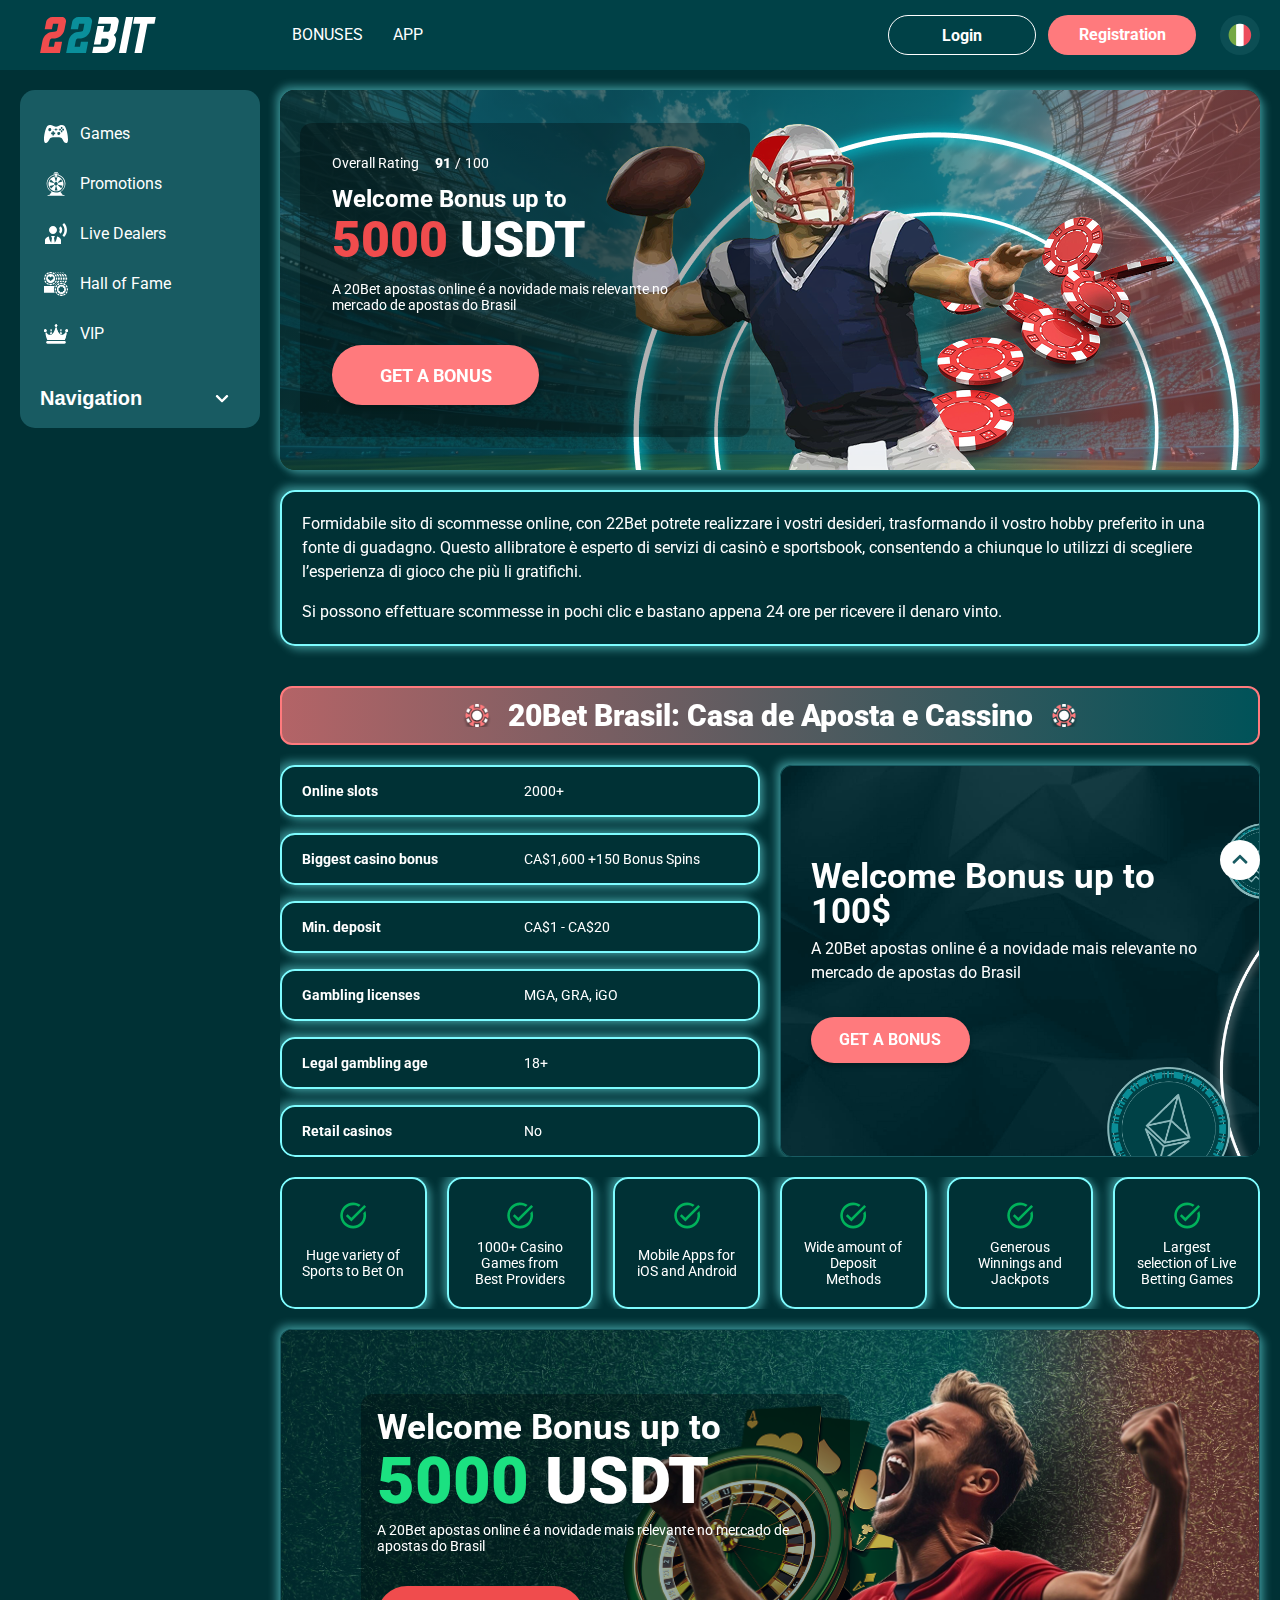
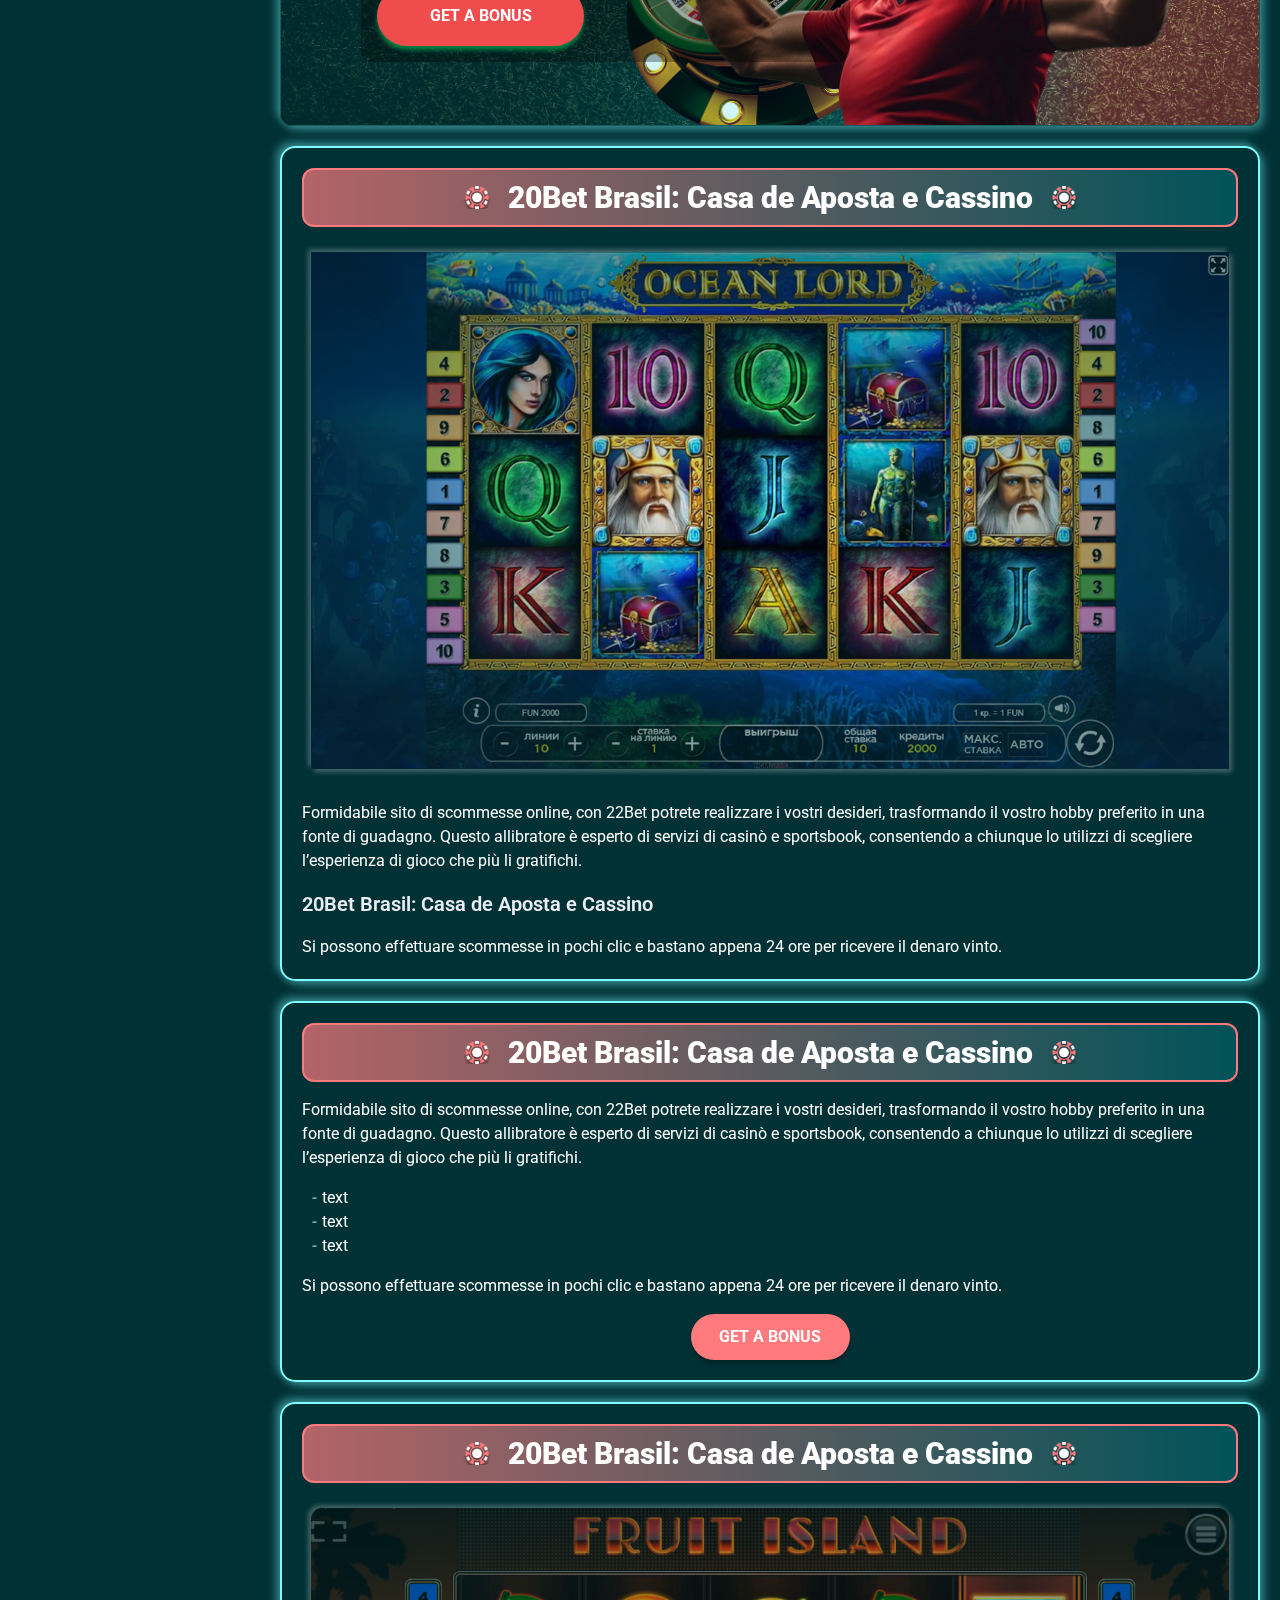
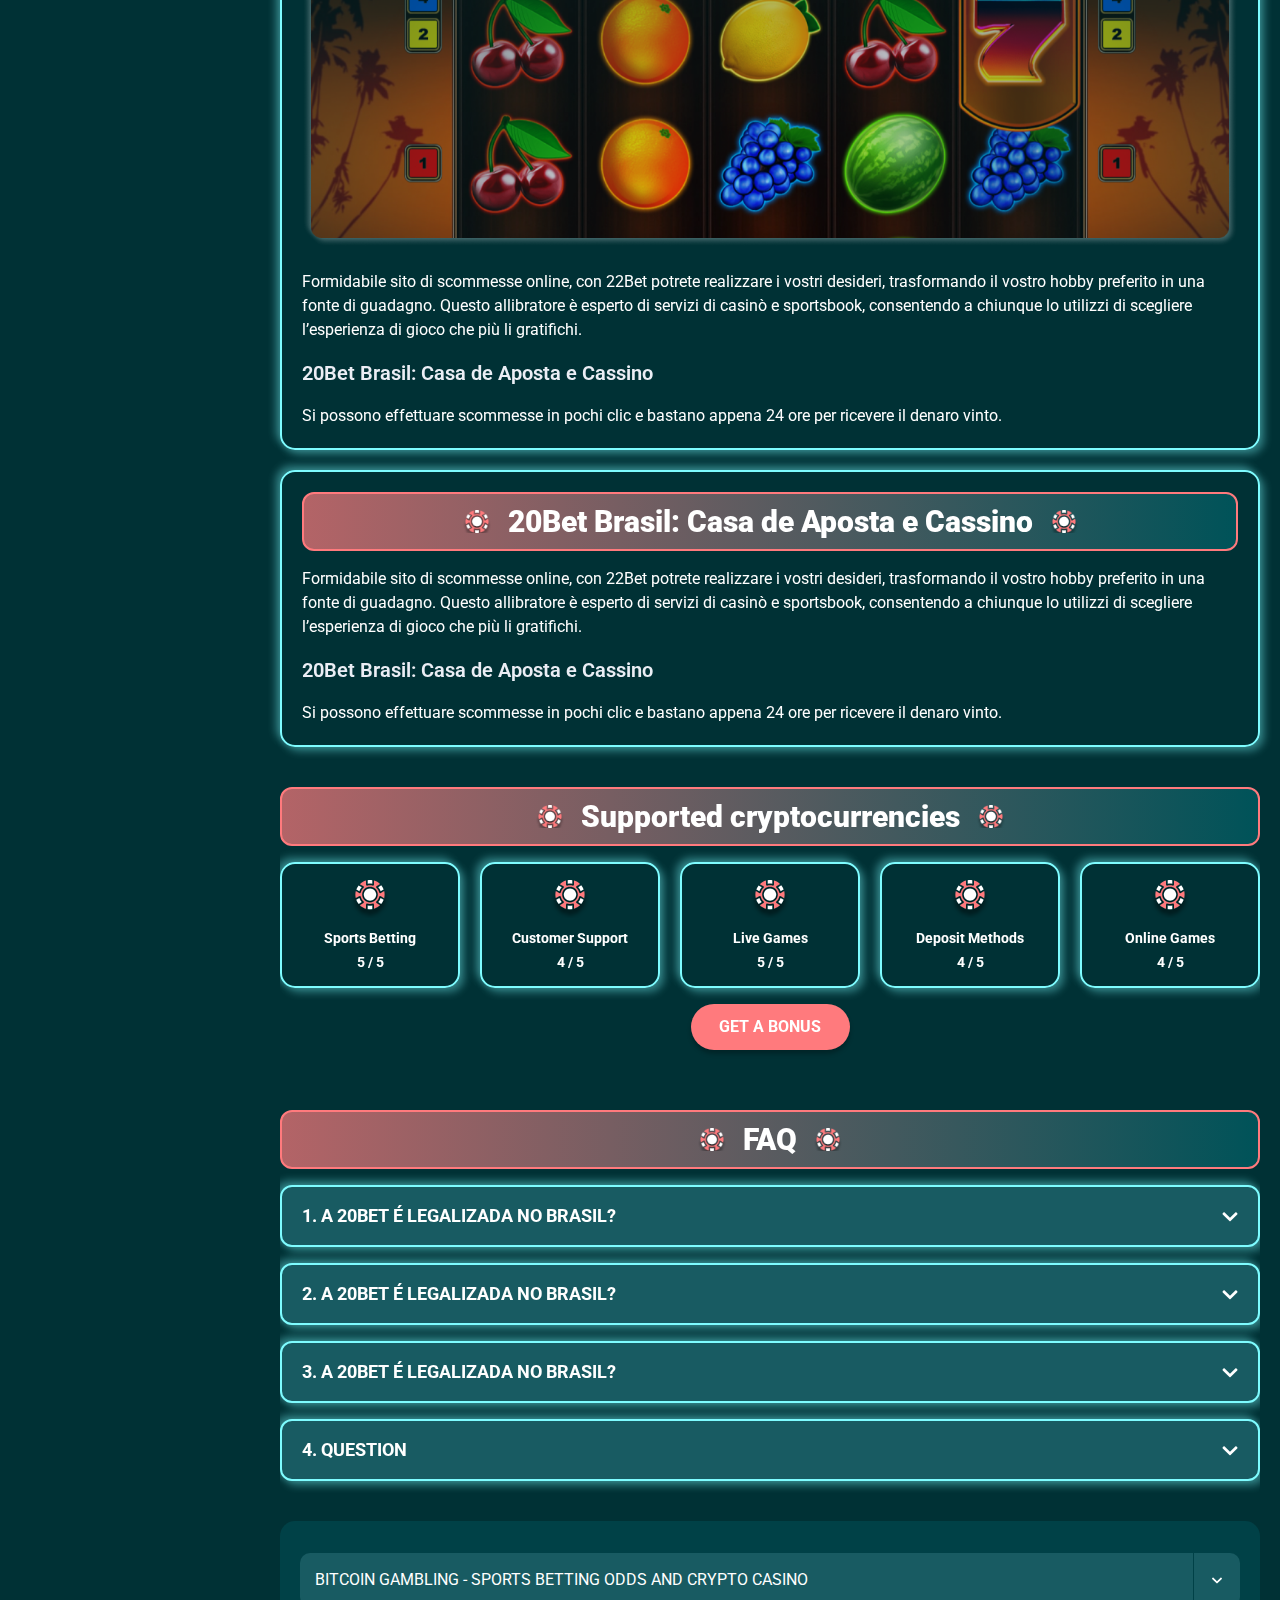
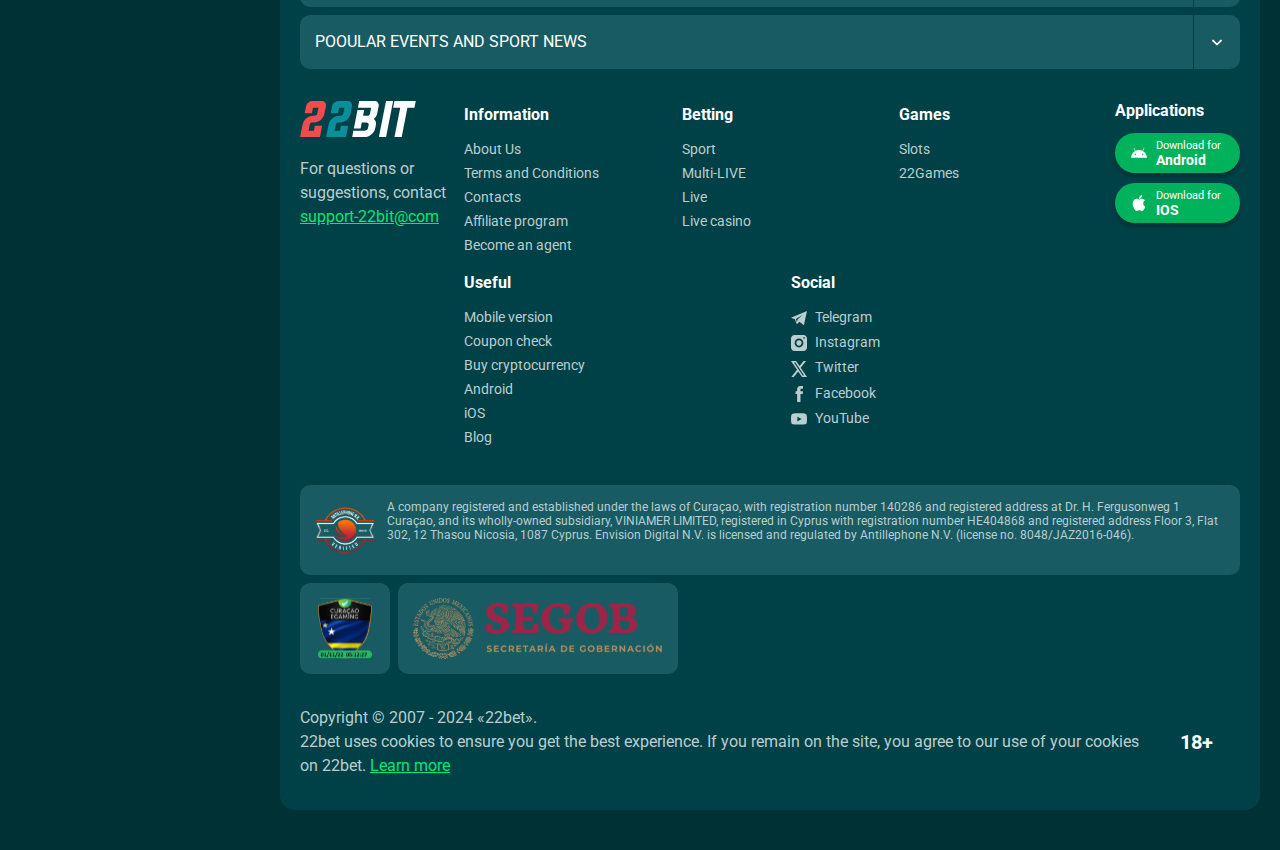
<file: index.html>
<!DOCTYPE html>
<html lang="it">
  <head>
    <meta charset="UTF-8" />
    <meta name="viewport" content="width=device-width, initial-scale=1.0" />
    <title>Welcome Bonus up to 5000 USDT + 80 FS!</title>
    <meta
      name="description"
      content="A 20Bet apostas online é a novidade mais relevante no mercado de apostas do Brasil"
    />
    <meta property="og:site_name" content="" />
    <meta property="og:title" content="" />
    <meta property="og:type" content="website" />
    <meta property="og:url" content="http://22bititalia.com/" />
    <meta property="og:image" content />
    <meta property="og:image:alt" content />
    <meta property="og:locale" content="it" />
    <meta
      property="og:description"
      content="A 20Bet apostas online é a novidade mais relevante no mercado de apostas do Brasil"
    />
    <link rel="preconnect" href="https://fonts.googleapis.com" />
    <link rel="preconnect" href="https://fonts.gstatic.com" crossorigin />
    <link
      href="https://fonts.googleapis.com/css2?family=Poppins:wght@400;500;600;700;900&family=Roboto&family=Roboto+Condensed:ital,wght@0,100..900;1,100..900&display=swap"
      rel="stylesheet"
    />
    <link rel="stylesheet" href="./css/reset.css" />
    <link rel="stylesheet" href="./css/main.css" />
    <link rel="stylesheet" href="./css/media.css" />
    <link rel="icon" href="./images/favicon.png" type="image/x-icon" />
    <script
      src="https://code.jquery.com/jquery-3.6.1.min.js"
      integrity="sha256-o88AwQnZB+VDvE9tvIXrMQaPlFFSUTR+nldQm1LuPXQ="
      crossorigin="anonymous"
    ></script>
  </head>
  <body>
    <header class="header">
      <section class="content header__content">
        <a href="#" class="logo header__logo"
          ><img src="./images/logo.svg" alt="logo" title=""
        /></a>
        <button class="header__btn-menu">
          <svg
            width="16px"
            height="16px"
            viewBox="0 0 16 16"
            xmlns="http://www.w3.org/2000/svg"
          >
            <rect y="0" width="16" height="3" rx="1.5"></rect>
            <rect y="6.5" width="16" height="3" rx="1.5"></rect>
            <rect y="13" width="16" height="3" rx="1.5"></rect>
          </svg>
        </button>
        <nav class="menu header__menu">
          <ul class="header__menu-list">
            <li><a href="#">Bonuses</a></li>
            <li><a href="#">App</a></li>
          </ul>
          <div class="header__btn">
            <a
              href="#"
              class="header__button header__button-login header__btn-login"
              >Login
            </a>
            <a
              href="#"
              class="header__button header__button-signin header__btn-signin"
              >Registration</a
            >
          </div>
        </nav>
        <a href="#" class="header__button header__button-login">Login </a>
        <a href="#" class="header__button header__button-signin"
          >Registration</a
        >

        <div class="header__language">
          <div class="header__flag-wrap">
            <a class="header__country" href="#">
              <span><img src="./images/flag.png" alt=" Flag" title /></span>
            </a>
          </div>
        </div>
      </section>
    </header>
    <main class="main">
      <aside class="sidebar-wrapper">
        <section class="content sidebar">
          <nav class="menu sidebar__menu">
            <ul>
              <li>
                <a href="#"
                  ><img
                    class="icon-default"
                    src="./images/sidebar/games.svg"
                    alt=" Games"
                    title
                  />
                  Games</a
                >
              </li>
              <li>
                <a href="#">
                  <img
                    class="icon-default"
                    src="./images/sidebar/promotions.svg"
                    alt="Promotions"
                    title
                  />

                  <span>Promotions</span></a
                >
              </li>
              <li>
                <a href="#"
                  ><img
                    class="icon-default"
                    src="./images/sidebar/live.svg"
                    alt="Live Dealers"
                    title
                  />

                  Live Dealers</a
                >
              </li>
              <li>
                <a href="#"
                  ><img
                    class="icon-default"
                    src="./images/sidebar/hall.svg"
                    alt="Hall of Fame"
                    title
                  />

                  Hall of Fame</a
                >
              </li>
              <li>
                <a href=""
                  ><img
                    class="icon-default"
                    src="./images/sidebar/vip.svg"
                    alt="vip"
                    title
                  />
                  VIP</a
                >
              </li>
            </ul>
          </nav>

          <div class="sidebar__navigation">
            <button class="sidebar__links-button">Navigation</button>
            <div class="sidebar__links">
              <ul class="sidebar__links-list">
                <li><a href="#" title>Review of 22Bet</a></li>
                <li><a href="#" title>Registration</a></li>
                <li><a href="#" title>22Bet Betting Expert Reviews</a></li>
                <li><a href="#" title>Layouts and navigation</a></li>
                <li><a href="#" title>Sports betting</a></li>
                <li><a href="#" title>Sports offers</a></li>
                <li><a href="#" title>Live betting</a></li>
                <li><a href="#" title>Cash out</a></li>
                <li><a href="#" title>Live stream</a></li>
              </ul>
            </div>
          </div>
        </section>
      </aside>

      <section class="content__wrapper">
        <section class="content hero hero__content">
          <div class="background hero__background">
            <img src="./images/main/bg-main.webp" alt="hero" title />
            <div class="hero__decor">
              <img src="./images/main/decor-main.png" alt="decor" title />
            </div>
          </div>

          <div class="hero__data">
            <div
              class="hero__rating"
              itemscope
              itemtype="http://schema.org/Game"
            >
              <p>Overall Rating</p>
              <meta itemprop="name" content="http://22bititalia.com/" />
              <span
                itemprop="aggregateRating"
                itemscope
                itemtype="http://schema.org/AggregateRating"
              >
                <span itemprop="ratingValue"> 91 </span>
                <span> / </span>
                <span itemprop="bestRating"> 100 </span>
                <meta itemprop="reviewCount" content="100" />
              </span>
            </div>
            <h1 class="title general hero__title">
              Welcome Bonus up to
              <strong> <span>5000</span> USDT </strong>
            </h1>
            <p class="hero__text">
              A 20Bet apostas online é a novidade mais relevante no mercado de
              apostas do Brasil
            </p>

            <a href="#" class="button hero__button">Get a bonus</a>
          </div>
        </section>
        <section class="content page-nav">
          <div class="page-nav-button sidebar__links-button">Navigation</div>
          <ul class="page-nav-list sidebar__links-list">
            <li><a href="#" title>Review of 22Bet</a></li>
            <li><a href="#" title>Registration</a></li>
            <li><a href="#" title>22Bet Betting Expert Reviews</a></li>
            <li><a href="#" title>Layouts and navigation</a></li>
            <li><a href="#" title>Sports betting</a></li>
            <li><a href="#" title>Sports offers</a></li>
            <li><a href="#" title>Live betting</a></li>
            <li><a href="#" title>Cash out</a></li>
            <li><a href="#" title>Live stream</a></li>
          </ul>
        </section>
        <section class="content article">
          <p>
            Formidabile sito di scommesse online, con 22Bet potrete realizzare i
            vostri desideri, trasformando il vostro hobby preferito in una fonte
            di guadagno. Questo allibratore è esperto di servizi di casinò e
            sportsbook, consentendo a chiunque lo utilizzi di scegliere
            l’esperienza di gioco che più li gratifichi.
          </p>

          <p>
            Si possono effettuare scommesse in pochi clic e bastano appena 24
            ore per ricevere il denaro vinto.
          </p>
        </section>

        <section class="content about">
          <h2 class="title high about__title">
            20Bet Brasil: Casa de Aposta e Cassino
          </h2>
          <div class="features__list">
            <table class="about__table">
              <tbody class="about__group">
                <tr>
                  <td>Online slots</td>
                  <td>2000+</td>
                </tr>
                <tr>
                  <td>Biggest casino bonus</td>
                  <td>CA$1,600 +150 Bonus Spins</td>
                </tr>
                <tr>
                  <td>Min. deposit</td>
                  <td>CA$1 - CA$20</td>
                </tr>
                <tr>
                  <td>Gambling licenses</td>
                  <td>MGA, GRA, iGO</td>
                </tr>
                <tr>
                  <td>Legal gambling age</td>
                  <td>18+</td>
                </tr>
                <tr>
                  <td>Retail casinos</td>
                  <td>No</td>
                </tr>
              </tbody>
            </table>
            <section class="content banner banner__features">
              <div class="background banner__background-ratings">
                <img
                  src="./images/main/features-banner.png"
                  alt="banner"
                  title
                />
              </div>
              <div class="banner__info">
                <h2 class="title high banner__title-main">
                  Welcome Bonus up to 100$
                </h2>
                <p>
                  A 20Bet apostas online é a novidade mais relevante no mercado
                  de apostas do Brasil
                </p>
                <a href="#" class="button banner__button">Get a Bonus</a>
              </div>
            </section>
          </div>
        </section>
        <section class="content features">
          <div class="features__info">
            <ul>
              <li class="features__item">Huge variety of Sports to Bet On</li>
              <li>1000+ Casino Games from Best Providers</li>
              <li>Mobile Apps for iOS and Android</li>
              <li>Wide amount of Deposit Methods</li>
              <li>Generous Winnings and Jackpots</li>
              <li>Largest selection of Live Betting Games</li>
            </ul>
          </div>
        </section>
        <section class="content banner banner__main">
          <div class="background banner__background">
            <img src="./images/main/banner-main.webp" alt="banner" title />
            <div class="banner__decor">
              <img
                src="./images/main/banner-decor-main.png"
                alt="decor"
                title
              />
            </div>
          </div>
          <div class="banner__info-main">
            <h2 class="title high banner-main__title">
              Welcome Bonus up to
              <strong> <span>5000</span> USDT </strong>
            </h2>
            <p>
              A 20Bet apostas online é a novidade mais relevante no mercado de
              apostas do Brasil
            </p>
            <a href="#" class="button banner__button banner__button-main"
              >Get a bonus</a
            >
          </div>
        </section>
        <section class="content article">
          <h2 class="article__title high title">
            20Bet Brasil: Casa de Aposta e Cassino
          </h2>
          <div class="images">
            <img
              src="./images/main/image1-main.png"
              alt="images"
              title
              class=""
            />
          </div>
          <p class="">
            Formidabile sito di scommesse online, con 22Bet potrete realizzare i
            vostri desideri, trasformando il vostro hobby preferito in una fonte
            di guadagno. Questo allibratore è esperto di servizi di casinò e
            sportsbook, consentendo a chiunque lo utilizzi di scegliere
            l’esperienza di gioco che più li gratifichi.
          </p>
          <h3>20Bet Brasil: Casa de Aposta e Cassino</h3>
          <p>
            Si possono effettuare scommesse in pochi clic e bastano appena 24
            ore per ricevere il denaro vinto.
          </p>
        </section>
        <section class="content article">
          <h2 class="article__title high title">
            20Bet Brasil: Casa de Aposta e Cassino
          </h2>
          <p>
            Formidabile sito di scommesse online, con 22Bet potrete realizzare i
            vostri desideri, trasformando il vostro hobby preferito in una fonte
            di guadagno. Questo allibratore è esperto di servizi di casinò e
            sportsbook, consentendo a chiunque lo utilizzi di scegliere
            l’esperienza di gioco che più li gratifichi.
          </p>
          <ul>
            <li>text</li>
            <li>text</li>
            <li>text</li>
          </ul>
          <p>
            Si possono effettuare scommesse in pochi clic e bastano appena 24
            ore per ricevere il denaro vinto.
          </p>

          <a href="#" class="button article__button">Get a Bonus</a>
        </section>
        <section class="content article">
          <h2 class="article__title high title">
            20Bet Brasil: Casa de Aposta e Cassino
          </h2>
          <div class="images">
            <img
              src="./images/main/image2-main.png"
              alt="images"
              title
              class=""
            />
          </div>
          <p class="">
            Formidabile sito di scommesse online, con 22Bet potrete realizzare i
            vostri desideri, trasformando il vostro hobby preferito in una fonte
            di guadagno. Questo allibratore è esperto di servizi di casinò e
            sportsbook, consentendo a chiunque lo utilizzi di scegliere
            l’esperienza di gioco che più li gratifichi.
          </p>

          <h3>20Bet Brasil: Casa de Aposta e Cassino</h3>
          <p>
            Si possono effettuare scommesse in pochi clic e bastano appena 24
            ore per ricevere il denaro vinto.
          </p>
        </section>
        <section class="content article">
          <h2 class="article__title high title">
            20Bet Brasil: Casa de Aposta e Cassino
          </h2>
          <p>
            Formidabile sito di scommesse online, con 22Bet potrete realizzare i
            vostri desideri, trasformando il vostro hobby preferito in una fonte
            di guadagno. Questo allibratore è esperto di servizi di casinò e
            sportsbook, consentendo a chiunque lo utilizzi di scegliere
            l’esperienza di gioco che più li gratifichi.
          </p>

          <h3>20Bet Brasil: Casa de Aposta e Cassino</h3>

          <p>
            Si possono effettuare scommesse in pochi clic e bastano appena 24
            ore per ricevere il denaro vinto.
          </p>
        </section>
        <section class="content ratings">
          <h2 class="ratings__title title high">Supported cryptocurrencies</h2>

          <div class="ratings__content">
            <ul class="ratings__list">
              <li>
                <div class="ratings__img">
                  <img
                    src="./images/main/ratings-icon.svg"
                    alt="ratings"
                    title
                  />
                </div>
                <div class="ratings__info">
                  <span class="ratings__data">
                    <span>5</span>
                    <span>/</span>
                    <span>5</span>
                  </span>

                  <p>Sports betting</p>
                </div>
              </li>
              <li>
                <div class="ratings__img">
                  <img
                    src="./images/main/ratings-icon.svg"
                    alt="ratings"
                    title
                  />
                </div>
                <div class="ratings__info">
                  <span class="ratings__data">
                    <span>4</span>
                    <span>/</span>
                    <span>5</span>
                  </span>

                  <p>Customer Support</p>
                </div>
              </li>
              <li>
                <div class="ratings__img">
                  <img
                    src="./images/main/ratings-icon.svg"
                    alt="ratings"
                    title
                  />
                </div>
                <div class="ratings__info">
                  <span class="ratings__data">
                    <span>5</span>
                    <span>/</span>
                    <span>5</span>
                  </span>

                  <p>Live Games</p>
                </div>
              </li>
              <li>
                <div class="ratings__img">
                  <img
                    src="./images/main/ratings-icon.svg"
                    alt="ratings"
                    title
                  />
                </div>
                <div class="ratings__info">
                  <span class="ratings__data">
                    <span>4</span>
                    <span>/</span>
                    <span>5</span>
                  </span>

                  <p>Deposit Methods</p>
                </div>
              </li>
              <li>
                <div class="ratings__img">
                  <img
                    src="./images/main/ratings-icon.svg"
                    alt="ratings"
                    title
                  />
                </div>
                <div class="ratings__info">
                  <span class="ratings__data">
                    <span>4</span>
                    <span>/</span>
                    <span>5</span>
                  </span>

                  <p>Online Games</p>
                </div>
              </li>
            </ul>
          </div>

          <a href="#" class="button ratings__button">Get a Bonus</a>
        </section>
        <section class="content faq">
          <h2 class="title high faq__title">FAQ</h2>
          <ul class="faq__list" itemscope itemtype="https://schema.org/FAQPage">
            <li
              class="faq__item"
              itemscope
              itemprop="mainEntity"
              itemtype="https://schema.org/Question"
            >
              <h3
                class="title medium faq__subtitle js-button-expander"
                itemprop="name"
              >
                1. A 20Bet é legalizada no Brasil?
              </h3>
              <div
                class="faq__answer js-expand-content"
                itemscope
                itemprop="acceptedAnswer"
                itemtype="https://schema.org/Answer"
              >
                <p itemprop="text">
                  Sim, a casa de apostas tem licença emitida por Curaçao, que é
                  reconhecida no Brasil e a permite atuar por aqui.
                </p>
              </div>
            </li>
            <li
              class="faq__item"
              itemscope
              itemprop="mainEntity"
              itemtype="https://schema.org/Question"
            >
              <h3
                class="title medium faq__subtitle js-button-expander"
                itemprop="name"
              >
                2. A 20Bet é legalizada no Brasil?
              </h3>
              <div
                class="faq__answer js-expand-content"
                itemscope
                itemprop="acceptedAnswer"
                itemtype="https://schema.org/Answer"
              >
                <p itemprop="text">
                  Sim, a casa de apostas tem licença emitida por Curaçao, que é
                  reconhecida no Brasil e a permite atuar por aqui.
                </p>
              </div>
            </li>
            <li
              class="faq__item"
              itemscope
              itemprop="mainEntity"
              itemtype="https://schema.org/Question"
            >
              <h3
                class="title medium faq__subtitle js-button-expander"
                itemprop="name"
              >
                3. A 20Bet é legalizada no Brasil?
              </h3>
              <div
                class="faq__answer js-expand-content"
                itemscope
                itemprop="acceptedAnswer"
                itemtype="https://schema.org/Answer"
              >
                <p itemprop="text">
                  Sim, a casa de apostas tem licença emitida por Curaçao, que é
                  reconhecida no Brasil e a permite atuar por aqui.
                </p>
              </div>
            </li>
            <li
              class="faq__item"
              itemscope
              itemprop="mainEntity"
              itemtype="https://schema.org/Question"
            >
              <h3
                class="title medium faq__subtitle js-button-expander"
                itemprop="name"
              >
                4. Question
              </h3>
              <div
                class="faq__answer js-expand-content"
                itemscope
                itemprop="acceptedAnswer"
                itemtype="https://schema.org/Answer"
              >
                <p itemprop="text">
                  Sim, a casa de apostas tem licença emitida por Curaçao, que é
                  reconhecida no Brasil e a permite atuar por aqui.
                </p>
              </div>
            </li>
          </ul>
        </section>
        <div class="" onclick="scrollToTop()">
          <button class="main__arrow" id="scrollToTopBtn"></button>
        </div>
      </section>
    </main>
    <footer class="footer">
      <section class="content footer__content">
        <div class="footer__btn-content-wrap">
          <div class="footer__btn-content">
            <p>BITCOIN GAMBLING - SPORTS BETTING ODDS AND CRYPTO CASINO</p>
          </div>
          <div class="footer__btn-content">
            <p>Pooular events and sport news</p>
          </div>
        </div>
        <div class="footer__wrapper">
          <div class="footer__logo-wrap">
            <a href="./index.html" class="logo footer__logo"
              ><img src="./images/logo.svg" alt="logo" title=""
            /></a>
            <p>
              For questions or suggestions, contact
              <a href="#" class="footer__link">support-22bit@com</a>
            </p>
          </div>
          <ul class="footer__menu">
            <li>
              <div>Information</div>
              <ul class="footer__info">
                <li><a href="#">About Us </a></li>
                <li><a href="#">Terms and Conditions</a></li>
                <li><a href="#">Contacts</a></li>
                <li><a href="#">Affiliate program</a></li>
                <li><a href="#">Become an agent</a></li>
              </ul>
            </li>

            <li>
              <div>Betting</div>
              <ul class="footer__info">
                <li><a href="#">Sport</a></li>
                <li><a href="#">Multi-LIVE</a></li>
                <li><a href="#">Live</a></li>
                <li><a href="#">Live casino</a></li>
              </ul>
            </li>
            <li>
              <div>Games</div>
              <ul class="footer__info">
                <li><a href="#">Slots</a></li>
                <li><a href="#">22Games</a></li>
              </ul>
            </li>
            <li>
              <div>Useful</div>
              <ul class="footer__info">
                <li><a href="#">Mobile version</a></li>
                <li><a href="#">Coupon check</a></li>
                <li><a href="#">Buy cryptocurrency</a></li>
                <li><a href="#">Android</a></li>
                <li><a href="#">iOS</a></li>
                <li><a href="#">Blog</a></li>
              </ul>
            </li>
            <li>
              <div>Social</div>
              <ul class="footer__info">
                <li>
                  <a href="#"
                    ><img
                      src="./images/telegram.svg"
                      alt="social"
                      title
                    />Telegram</a
                  >
                </li>
                <li>
                  <a href="#"
                    ><img
                      src="./images/instagram.svg"
                      alt="social"
                      title
                    />Instagram</a
                  >
                </li>
                <li>
                  <a href="#"
                    ><img
                      src="./images/twitter.svg"
                      alt="social"
                      title
                    />Twitter</a
                  >
                </li>
                <li>
                  <a href="#"
                    ><img
                      src="./images/facebook.svg"
                      alt="social"
                      title
                    />Facebook</a
                  >
                </li>
                <li>
                  <a href="#"
                    ><img
                      src="./images/youtube.svg"
                      alt="social"
                      title
                    />YouTube</a
                  >
                </li>
              </ul>
            </li>
          </ul>
          <div class="footer__wrapp">
            <div>Applications</div>
            <div class="footer__btn">
              <a href="#" class="button footer__button"
                >Download for <span>Android</span></a
              >
              <a href="#" class="button footer__button"
                >Download for <span>IOS</span></a
              >
            </div>
          </div>
        </div>
        <div class="footer__content-desc">
          <div class="footer__desc">
            <img src="./images/footer-frame1.svg" alt="image" title />
            <p>
              A company registered and established under the laws of Curaçao,
              with registration number 140286 and registered address at Dr. H.
              Fergusonweg 1 Curaçao, and its wholly-owned subsidiary, VINIAMER
              LIMITED, registered in Cyprus with registration number HE404868
              and registered address Floor 3, Flat 302, 12 Thasou Nicosia, 1087
              Cyprus. Envision Digital N.V. is licensed and regulated by
              Antillephone N.V. (license no. 8048/JAZ2016-046).
            </p>
          </div>
          <div class="footer__img-wrap">
            <img
              class="footer__desc-img"
              src="./images/footer-frame2.svg"
              alt="image"
              title
            />
            <img
              class="footer__desc-img"
              src="./images/footer-frame3.svg"
              alt="image"
              title
            />
          </div>
        </div>

        <div class="footer__wrapper-content">
          <div class="footer__informations">
            <p>Copyright &copy; 2007 - 2024 «22bet».</p>
            <p>
              22bet uses cookies to ensure you get the best experience. If you
              remain on the site, you agree to our use of your cookies on 22bet.
              <a href="#" class="footer__link"> Learn more</a>
            </p>
          </div>

          <p class="footer__age">18+</p>
        </div>
      </section>
    </footer>
    <script src="./js/sidebar.js" defer></script>
    <script src="./js/arrowUp.js" defer></script>
    <script src="./js/expander.js" defer></script>
    <script src="./js/mobile-menu.js" defer></script>
    <script src="./js/flag.js" defer></script>
  </body>
</html>
</file>
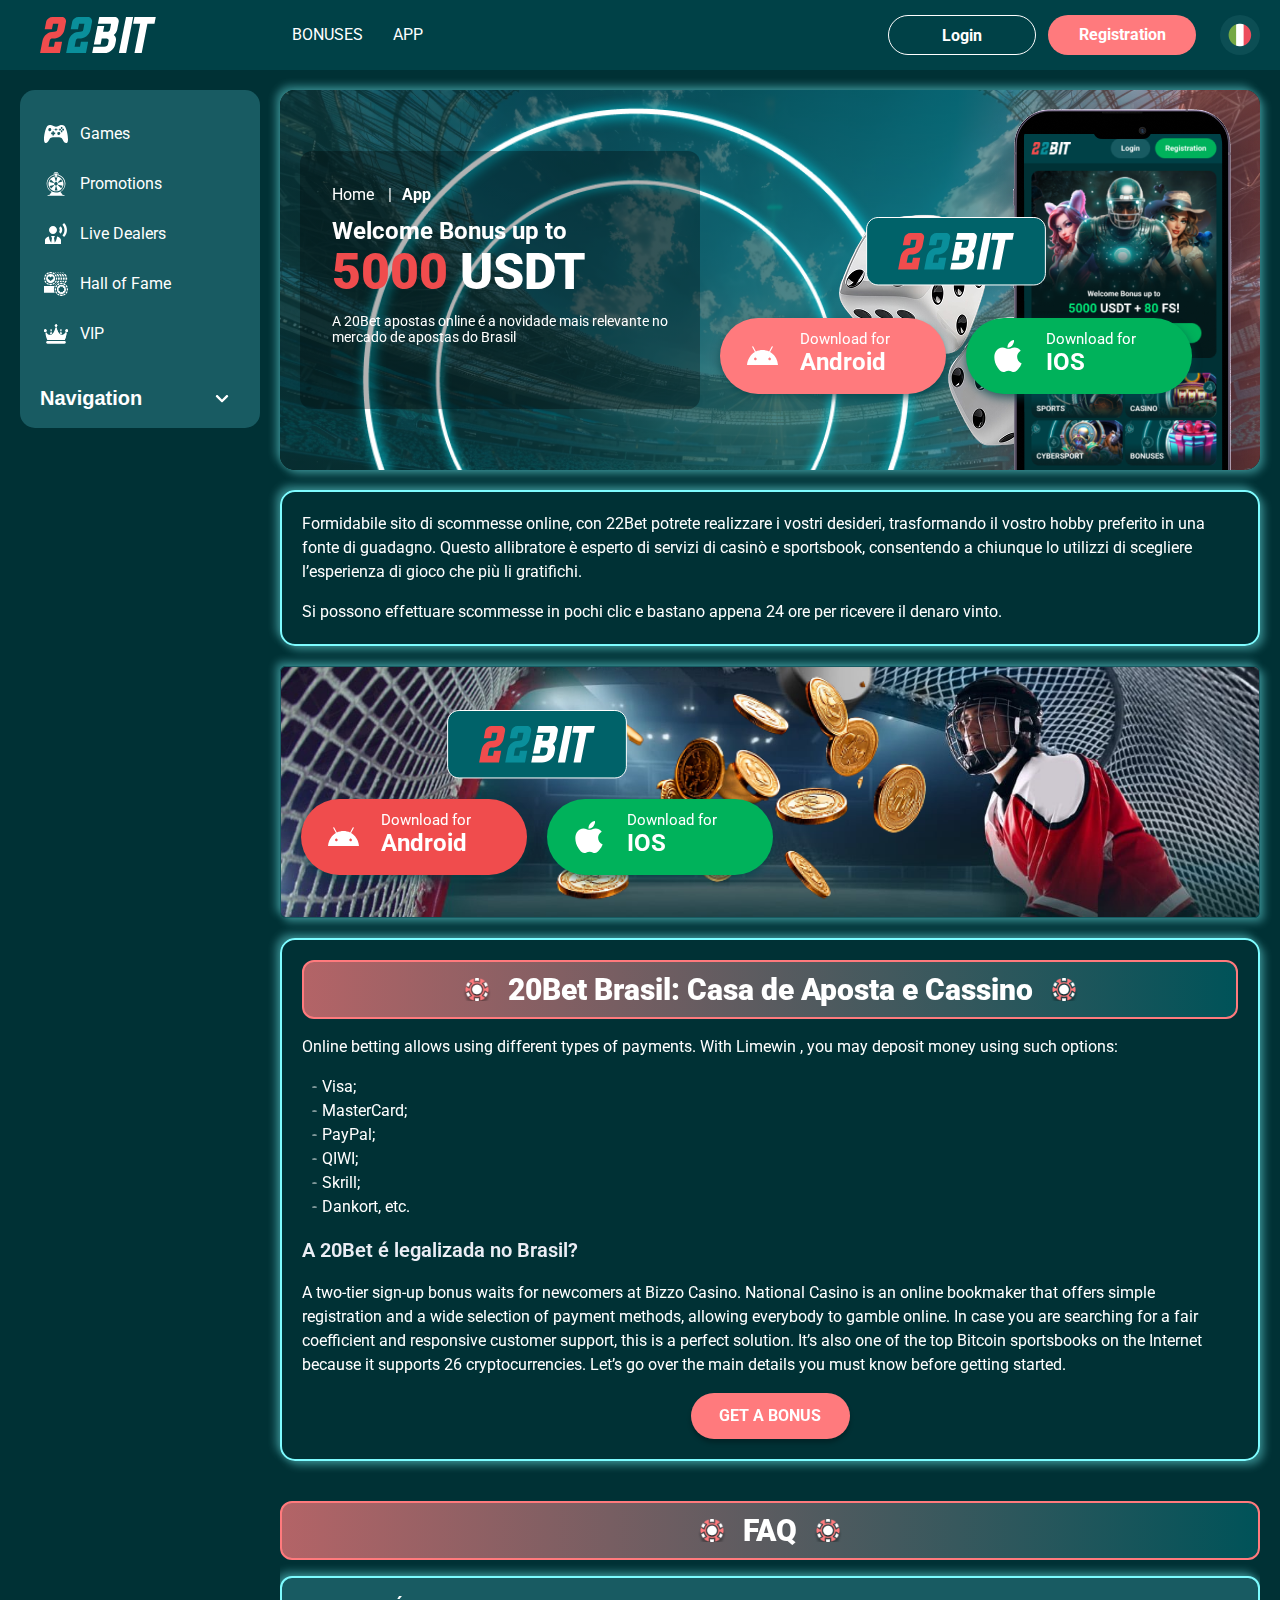
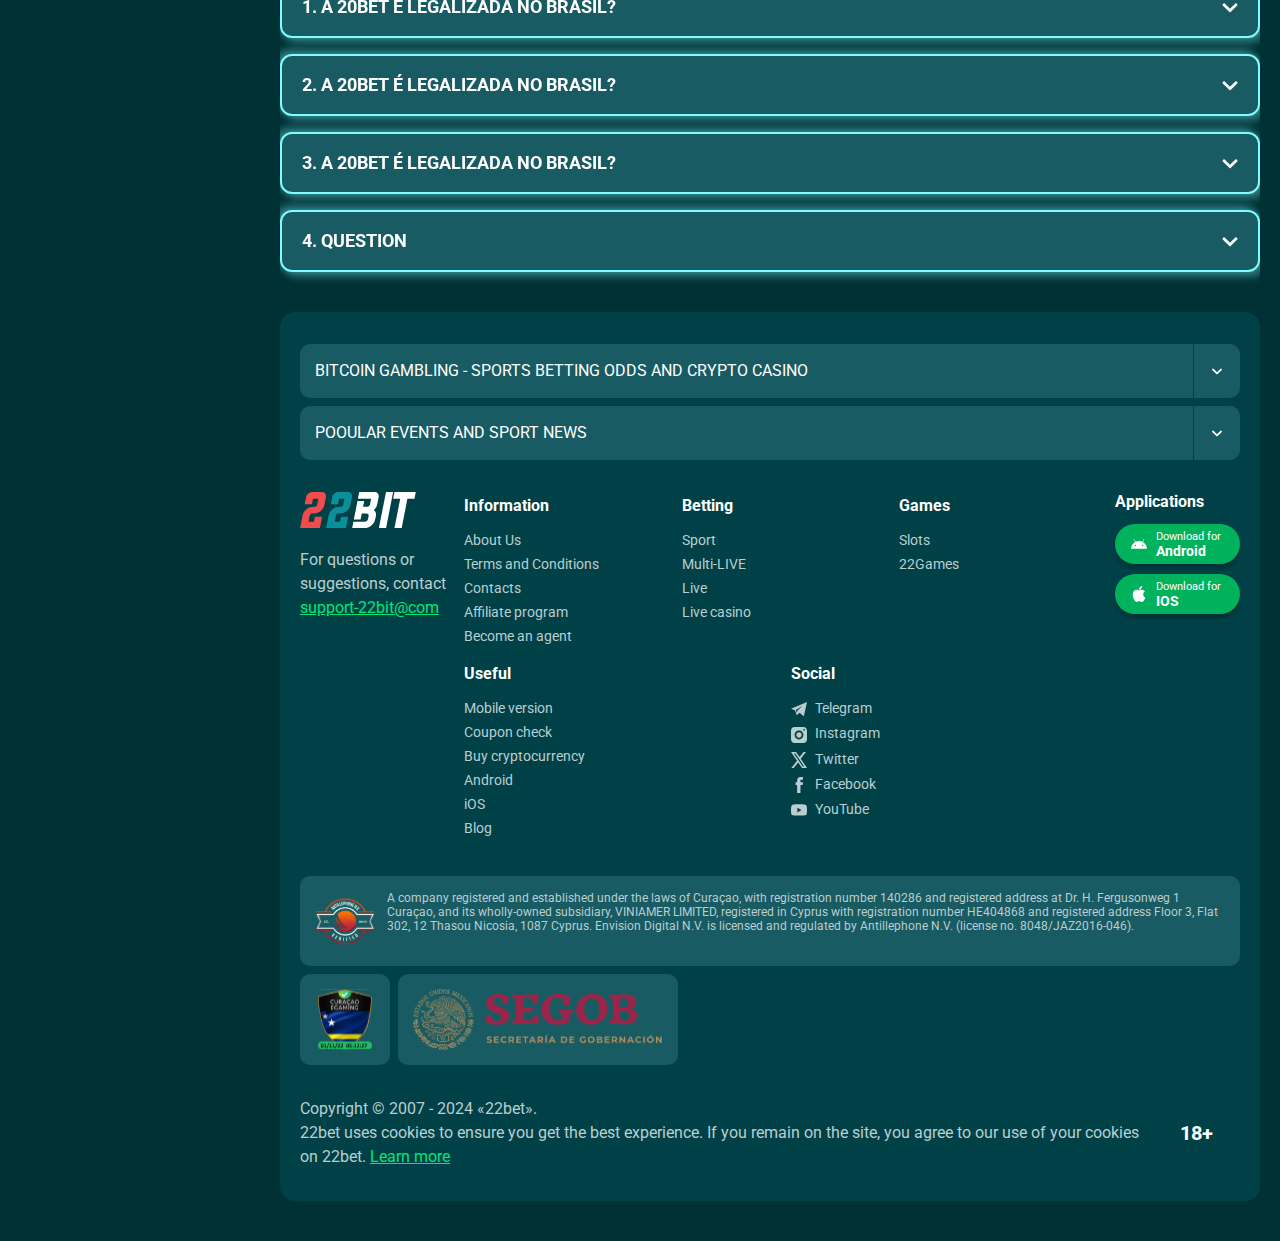
<file: app.html>
<!DOCTYPE html>
<html lang="it">
  <head>
    <meta charset="UTF-8" />
    <meta name="viewport" content="width=device-width, initial-scale=1.0" />
    <title>Welcome Bonus up to 5000 USDT + 80 FS!</title>
    <meta
      name="description"
      content="A 20Bet apostas online é a novidade mais relevante no mercado de apostas do Brasil"
    />
    <meta property="og:site_name" content="" />
    <meta property="og:title" content="" />
    <meta property="og:type" content="website" />
    <meta property="og:url" content="http://22bititalia.com/" />
    <meta property="og:image" content />
    <meta property="og:image:alt" content />
    <meta property="og:locale" content="it" />
    <meta
      property="og:description"
      content="A 20Bet apostas online é a novidade mais relevante no mercado de apostas do Brasil."
    />
    <link rel="preconnect" href="https://fonts.googleapis.com" />
    <link rel="preconnect" href="https://fonts.gstatic.com" crossorigin />
    <link
      href="https://fonts.googleapis.com/css2?family=Poppins:wght@400;500;600;700;900&family=Roboto&family=Roboto+Condensed:ital,wght@0,100..900;1,100..900&display=swap"
      rel="stylesheet"
    />
    <link rel="stylesheet" href="./css/reset.css" />
    <link rel="stylesheet" href="./css/main.css" />
    <link rel="stylesheet" href="./css/media.css" />
    <link rel="icon" href="./images/favicon.png" type="image/x-icon" />
    <script
      src="https://code.jquery.com/jquery-3.6.1.min.js"
      integrity="sha256-o88AwQnZB+VDvE9tvIXrMQaPlFFSUTR+nldQm1LuPXQ="
      crossorigin="anonymous"
    ></script>
  </head>
  <body>
    <header class="header">
      <section class="content header__content">
        <a href="#" class="logo header__logo"
          ><img src="./images/logo.svg" alt="logo" title=""
        /></a>
        <button class="header__btn-menu">
          <svg
            width="16px"
            height="16px"
            viewBox="0 0 16 16"
            xmlns="http://www.w3.org/2000/svg"
          >
            <rect y="0" width="16" height="3" rx="1.5"></rect>
            <rect y="6.5" width="16" height="3" rx="1.5"></rect>
            <rect y="13" width="16" height="3" rx="1.5"></rect>
          </svg>
        </button>
        <nav class="menu header__menu">
          <ul class="header__menu-list">
            <li><a href="#">Bonuses</a></li>
            <li><a href="#">App</a></li>
          </ul>
          <div class="header__btn">
            <a
              href="#"
              class="header__button header__button-login header__btn-login"
              >Login
            </a>
            <a
              href="#"
              class="header__button header__button-signin header__btn-signin"
              >Registration</a
            >
          </div>
        </nav>
        <a href="#" class="header__button header__button-login">Login </a>
        <a href="#" class="header__button header__button-signin"
          >Registration</a
        >

        <div class="header__language">
          <div class="header__flag-wrap">
            <a class="header__country" href="#">
              <span><img src="./images/flag.png" alt=" Flag" title /></span>
            </a>
          </div>
        </div>
      </section>
    </header>
    <main class="main">
      <aside class="sidebar-wrapper">
        <section class="content sidebar">
          <nav class="menu sidebar__menu">
            <ul>
              <li>
                <a href="#"
                  ><img
                    class="icon-default"
                    src="./images/sidebar/games.svg"
                    alt=" Games"
                    title
                  />
                  Games</a
                >
              </li>
              <li>
                <a href="#">
                  <img
                    class="icon-default"
                    src="./images/sidebar/promotions.svg"
                    alt="Promotions"
                    title
                  />

                  <span>Promotions</span></a
                >
              </li>
              <li>
                <a href="#"
                  ><img
                    class="icon-default"
                    src="./images/sidebar/live.svg"
                    alt="Live Dealers"
                    title
                  />

                  Live Dealers</a
                >
              </li>
              <li>
                <a href="#"
                  ><img
                    class="icon-default"
                    src="./images/sidebar/hall.svg"
                    alt="Hall of Fame"
                    title
                  />

                  Hall of Fame</a
                >
              </li>
              <li>
                <a href=""
                  ><img
                    class="icon-default"
                    src="./images/sidebar/vip.svg"
                    alt="vip"
                    title
                  />
                  VIP</a
                >
              </li>
            </ul>
          </nav>
          <div class="sidebar__navigation">
            <button class="sidebar__links-button">Navigation</button>
            <div class="sidebar__links">
              <ul class="sidebar__links-list">
                <li><a href="#" title>Review of 22Bet</a></li>
                <li><a href="#" title>Registration</a></li>
                <li><a href="#" title>22Bet Betting Expert Reviews</a></li>
                <li><a href="#" title>Layouts and navigation</a></li>
                <li><a href="#" title>Sports betting</a></li>
                <li><a href="#" title>Sports offers</a></li>
                <li><a href="#" title>Live betting</a></li>
                <li><a href="#" title>Cash out</a></li>
                <li><a href="#" title>Live stream</a></li>
              </ul>
            </div>
          </div>
        </section>
      </aside>

      <section class="content__wrapper">
        <section class="content hero hero__app">
          <div class="background hero__background">
            <img src="./images/app/bg-app.webp" alt="hero" title />
            <div class="hero__decor-app">
              <img src="./images/app/decor-app3.png" alt="decor" title />
            </div>
            <div class="hero__decor">
              <img src="./images/app/decor-app.png" alt="decor" title />
            </div>
          </div>

          <div class="hero__data hero__data-app">
            <div>
              <ul
                class="breadcrumbs"
                itemscope
                itemtype="https://schema.org/BreadcrumbList"
              >
                <li
                  itemprop="itemListElement"
                  itemscope
                  itemtype="https://schema.org/ListItem"
                >
                  <a href="#" itemprop="item">
                    <span itemprop="name">Home</span></a
                  >
                  <meta itemprop="position" content="1" />
                </li>
                <li
                  itemprop="itemListElement"
                  itemscope
                  itemtype="https://schema.org/ListItem"
                >
                  <a href="#" itemprop="item">
                    <span itemprop="name">App</span></a
                  >
                  <meta itemprop="position" content="2" />
                </li>
              </ul>
              <h1 class="title general hero__title hero__title-page">
                Welcome Bonus up to
                <strong><span>5000</span> USDT </strong>
              </h1>
              <p class="hero__text">
                A 20Bet apostas online é a novidade mais relevante no mercado de
                apostas do Brasil
              </p>
            </div>
          </div>
          <div class="hero__buttons">
            <a href="#" class="logo hero__logo"
              ><img src="./images/app/logo-banner.svg" alt="logo" title=""
            /></a>
            <div class="button__wrap-app">
              <a href="#" class="banner__btn banner__btn-android">
                Download for <span>Android</span>
              </a>
              <a href="#" class="banner__btn banner__btn-app">
                Download for <span>IOS</span>
              </a>
            </div>
          </div>
        </section>
        <section class="content page-nav">
          <div class="page-nav-button sidebar__links-button">Navigation</div>
          <ul class="page-nav-list sidebar__links-list">
            <li><a href="#" title>Review of 22Bet</a></li>
            <li><a href="#" title>Registration</a></li>
            <li><a href="#" title>22Bet Betting Expert Reviews</a></li>
            <li><a href="#" title>Layouts and navigation</a></li>
            <li><a href="#" title>Sports betting</a></li>
            <li><a href="#" title>Sports offers</a></li>
            <li><a href="#" title>Live betting</a></li>
            <li><a href="#" title>Cash out</a></li>
            <li><a href="#" title>Live stream</a></li>
          </ul>
        </section>
        <section class="content article">
          <p>
            Formidabile sito di scommesse online, con 22Bet potrete realizzare i
            vostri desideri, trasformando il vostro hobby preferito in una fonte
            di guadagno. Questo allibratore è esperto di servizi di casinò e
            sportsbook, consentendo a chiunque lo utilizzi di scegliere
            l’esperienza di gioco che più li gratifichi.
          </p>
          <p>
            Si possono effettuare scommesse in pochi clic e bastano appena 24
            ore per ricevere il denaro vinto.
          </p>
        </section>
        <section class="content banner banner__app">
          <div class="background banner__background banner__background-app">
            <img src="./images/app/banner-app.jpg" alt="banner" title />
            <div class="banner__bonus-decor">
              <img src="./images/app/decor-app-banner.png" alt="decor" title />
            </div>
          </div>
          <div class="banner__info-app">
            <a href="#" class="logo banner__logo"
              ><img src="./images/app/logo-banner.svg" alt="logo" title=""
            /></a>

            <div class="button__wrap-app">
              <a
                href="#"
                class="banner__btn banner__btn-android banner__button-android"
              >
                Download for
                <span>Android</span>
              </a>
              <a href="#" class="banner__btn banner__btn-app">
                Download for
                <span>IOS</span></a
              >
            </div>
          </div>
        </section>
        <section class="content article">
          <h2 class="article__title high title">
            20Bet Brasil: Casa de Aposta e Cassino
          </h2>
          <p>
            Online betting allows using different types of payments. With
            Limewin , you may deposit money using such options:
          </p>

          <ul>
            <li>Visa;</li>
            <li>MasterCard;</li>
            <li>PayPal;</li>
            <li>QIWI;</li>
            <li>Skrill;</li>
            <li>Dankort, etc.</li>
          </ul>
          <h3>A 20Bet é legalizada no Brasil?</h3>
          <p>
            A two-tier sign-up bonus waits for newcomers at Bizzo Casino.
            National Casino is an online bookmaker that offers simple
            registration and a wide selection of payment methods, allowing
            everybody to gamble online. In case you are searching for a fair
            coefficient and responsive customer support, this is a perfect
            solution. It’s also one of the top Bitcoin sportsbooks on the
            Internet because it supports 26 cryptocurrencies. Let’s go over the
            main details you must know before getting started.
          </p>

          <a href="#" class="button article__button article__button-page"
            >Get a Bonus</a
          >
        </section>
        <section class="content faq">
          <h2 class="title high faq__title">FAQ</h2>
          <ul class="faq__list" itemscope itemtype="https://schema.org/FAQPage">
            <li
              class="faq__item"
              itemscope
              itemprop="mainEntity"
              itemtype="https://schema.org/Question"
            >
              <h3
                class="title medium faq__subtitle js-button-expander"
                itemprop="name"
              >
                1. A 20Bet é legalizada no Brasil?
              </h3>
              <div
                class="faq__answer js-expand-content"
                itemscope
                itemprop="acceptedAnswer"
                itemtype="https://schema.org/Answer"
              >
                <p itemprop="text">
                  Sim, a casa de apostas tem licença emitida por Curaçao, que é
                  reconhecida no Brasil e a permite atuar por aqui.
                </p>
              </div>
            </li>
            <li
              class="faq__item"
              itemscope
              itemprop="mainEntity"
              itemtype="https://schema.org/Question"
            >
              <h3
                class="title medium faq__subtitle js-button-expander"
                itemprop="name"
              >
                2. A 20Bet é legalizada no Brasil?
              </h3>
              <div
                class="faq__answer js-expand-content"
                itemscope
                itemprop="acceptedAnswer"
                itemtype="https://schema.org/Answer"
              >
                <p itemprop="text">
                  Sim, a casa de apostas tem licença emitida por Curaçao, que é
                  reconhecida no Brasil e a permite atuar por aqui.
                </p>
              </div>
            </li>
            <li
              class="faq__item"
              itemscope
              itemprop="mainEntity"
              itemtype="https://schema.org/Question"
            >
              <h3
                class="title medium faq__subtitle js-button-expander"
                itemprop="name"
              >
                3. A 20Bet é legalizada no Brasil?
              </h3>
              <div
                class="faq__answer js-expand-content"
                itemscope
                itemprop="acceptedAnswer"
                itemtype="https://schema.org/Answer"
              >
                <p itemprop="text">
                  Sim, a casa de apostas tem licença emitida por Curaçao, que é
                  reconhecida no Brasil e a permite atuar por aqui.
                </p>
              </div>
            </li>
            <li
              class="faq__item"
              itemscope
              itemprop="mainEntity"
              itemtype="https://schema.org/Question"
            >
              <h3
                class="title medium faq__subtitle js-button-expander"
                itemprop="name"
              >
                4. Question
              </h3>
              <div
                class="faq__answer js-expand-content"
                itemscope
                itemprop="acceptedAnswer"
                itemtype="https://schema.org/Answer"
              >
                <p itemprop="text">
                  Sim, a casa de apostas tem licença emitida por Curaçao, que é
                  reconhecida no Brasil e a permite atuar por aqui.
                </p>
              </div>
            </li>
          </ul>
        </section>
      </section>
    </main>
    <footer class="footer">
      <section class="content footer__content">
        <div class="footer__btn-content-wrap">
          <div class="footer__btn-content">
            <p>BITCOIN GAMBLING - SPORTS BETTING ODDS AND CRYPTO CASINO</p>
          </div>
          <div class="footer__btn-content">
            <p>Pooular events and sport news</p>
          </div>
        </div>
        <div class="footer__wrapper">
          <div class="footer__logo-wrap">
            <a href="./index.html" class="logo footer__logo"
              ><img src="./images/logo.svg" alt="logo" title=""
            /></a>
            <p>
              For questions or suggestions, contact
              <a href="#" class="footer__link">support-22bit@com</a>
            </p>
          </div>
          <ul class="footer__menu">
            <li>
              <div>Information</div>
              <ul class="footer__info">
                <li><a href="#">About Us </a></li>
                <li><a href="#">Terms and Conditions</a></li>
                <li><a href="#">Contacts</a></li>
                <li><a href="#">Affiliate program</a></li>
                <li><a href="#">Become an agent</a></li>
              </ul>
            </li>

            <li>
              <div>Betting</div>
              <ul class="footer__info">
                <li><a href="#">Sport</a></li>
                <li><a href="#">Multi-LIVE</a></li>
                <li><a href="#">Live</a></li>
                <li><a href="#">Live casino</a></li>
              </ul>
            </li>
            <li>
              <div>Games</div>
              <ul class="footer__info">
                <li><a href="#">Slots</a></li>
                <li><a href="#">22Games</a></li>
              </ul>
            </li>
            <li>
              <div>Useful</div>
              <ul class="footer__info">
                <li><a href="#">Mobile version</a></li>
                <li><a href="#">Coupon check</a></li>
                <li><a href="#">Buy cryptocurrency</a></li>
                <li><a href="#">Android</a></li>
                <li><a href="#">iOS</a></li>
                <li><a href="#">Blog</a></li>
              </ul>
            </li>
            <li>
              <div>Social</div>
              <ul class="footer__info">
                <li>
                  <a href="#"
                    ><img
                      src="./images/telegram.svg"
                      alt="social"
                      title
                    />Telegram</a
                  >
                </li>
                <li>
                  <a href="#"
                    ><img
                      src="./images/instagram.svg"
                      alt="social"
                      title
                    />Instagram</a
                  >
                </li>
                <li>
                  <a href="#"
                    ><img
                      src="./images/twitter.svg"
                      alt="social"
                      title
                    />Twitter</a
                  >
                </li>
                <li>
                  <a href="#"
                    ><img
                      src="./images/facebook.svg"
                      alt="social"
                      title
                    />Facebook</a
                  >
                </li>
                <li>
                  <a href="#"
                    ><img
                      src="./images/youtube.svg"
                      alt="social"
                      title
                    />YouTube</a
                  >
                </li>
              </ul>
            </li>
          </ul>
          <div class="footer__wrapp">
            <div>Applications</div>
            <div class="footer__btn">
              <a href="#" class="button footer__button"
                >Download for <span>Android</span></a
              >
              <a href="#" class="button footer__button"
                >Download for <span>IOS</span></a
              >
            </div>
          </div>
        </div>
        <div class="footer__content-desc">
          <div class="footer__desc">
            <img src="./images/footer-frame1.svg" alt="image" title />
            <p>
              A company registered and established under the laws of Curaçao,
              with registration number 140286 and registered address at Dr. H.
              Fergusonweg 1 Curaçao, and its wholly-owned subsidiary, VINIAMER
              LIMITED, registered in Cyprus with registration number HE404868
              and registered address Floor 3, Flat 302, 12 Thasou Nicosia, 1087
              Cyprus. Envision Digital N.V. is licensed and regulated by
              Antillephone N.V. (license no. 8048/JAZ2016-046).
            </p>
          </div>
          <div class="footer__img-wrap">
            <img
              class="footer__desc-img"
              src="./images/footer-frame2.svg"
              alt="image"
              title
            />
            <img
              class="footer__desc-img"
              src="./images/footer-frame3.svg"
              alt="image"
              title
            />
          </div>
        </div>

        <div class="footer__wrapper-content">
          <div class="footer__informations">
            <p>Copyright &copy; 2007 - 2024 «22bet».</p>
            <p>
              22bet uses cookies to ensure you get the best experience. If you
              remain on the site, you agree to our use of your cookies on 22bet.
              <a href="#" class="footer__link"> Learn more</a>
            </p>
          </div>

          <p class="footer__age">18+</p>
        </div>
      </section>
    </footer>
    <script src="./js/sidebar.js" defer></script>
    <script src="./js/expander.js" defer></script>
    <script src="./js/mobile-menu.js" defer></script>
    <script src="./js/flag.js" defer></script>
  </body>
</html>
</file>
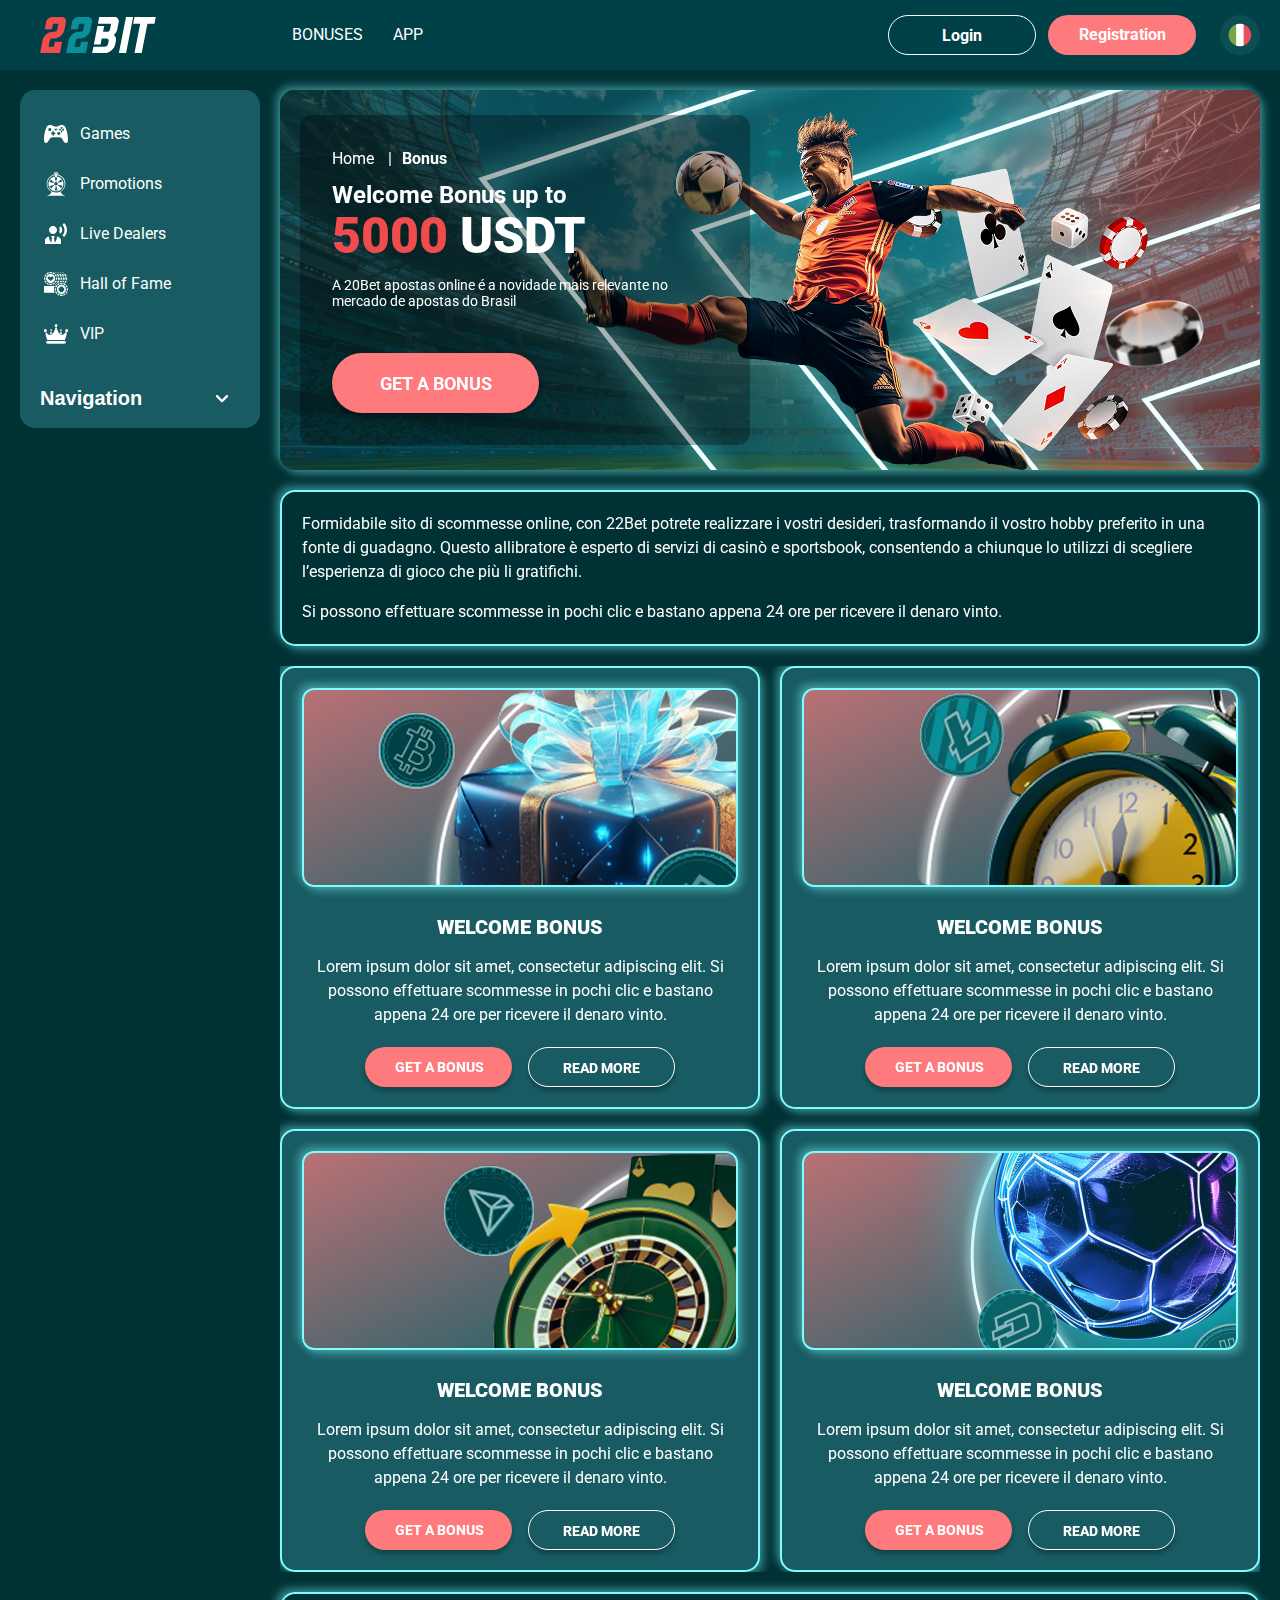
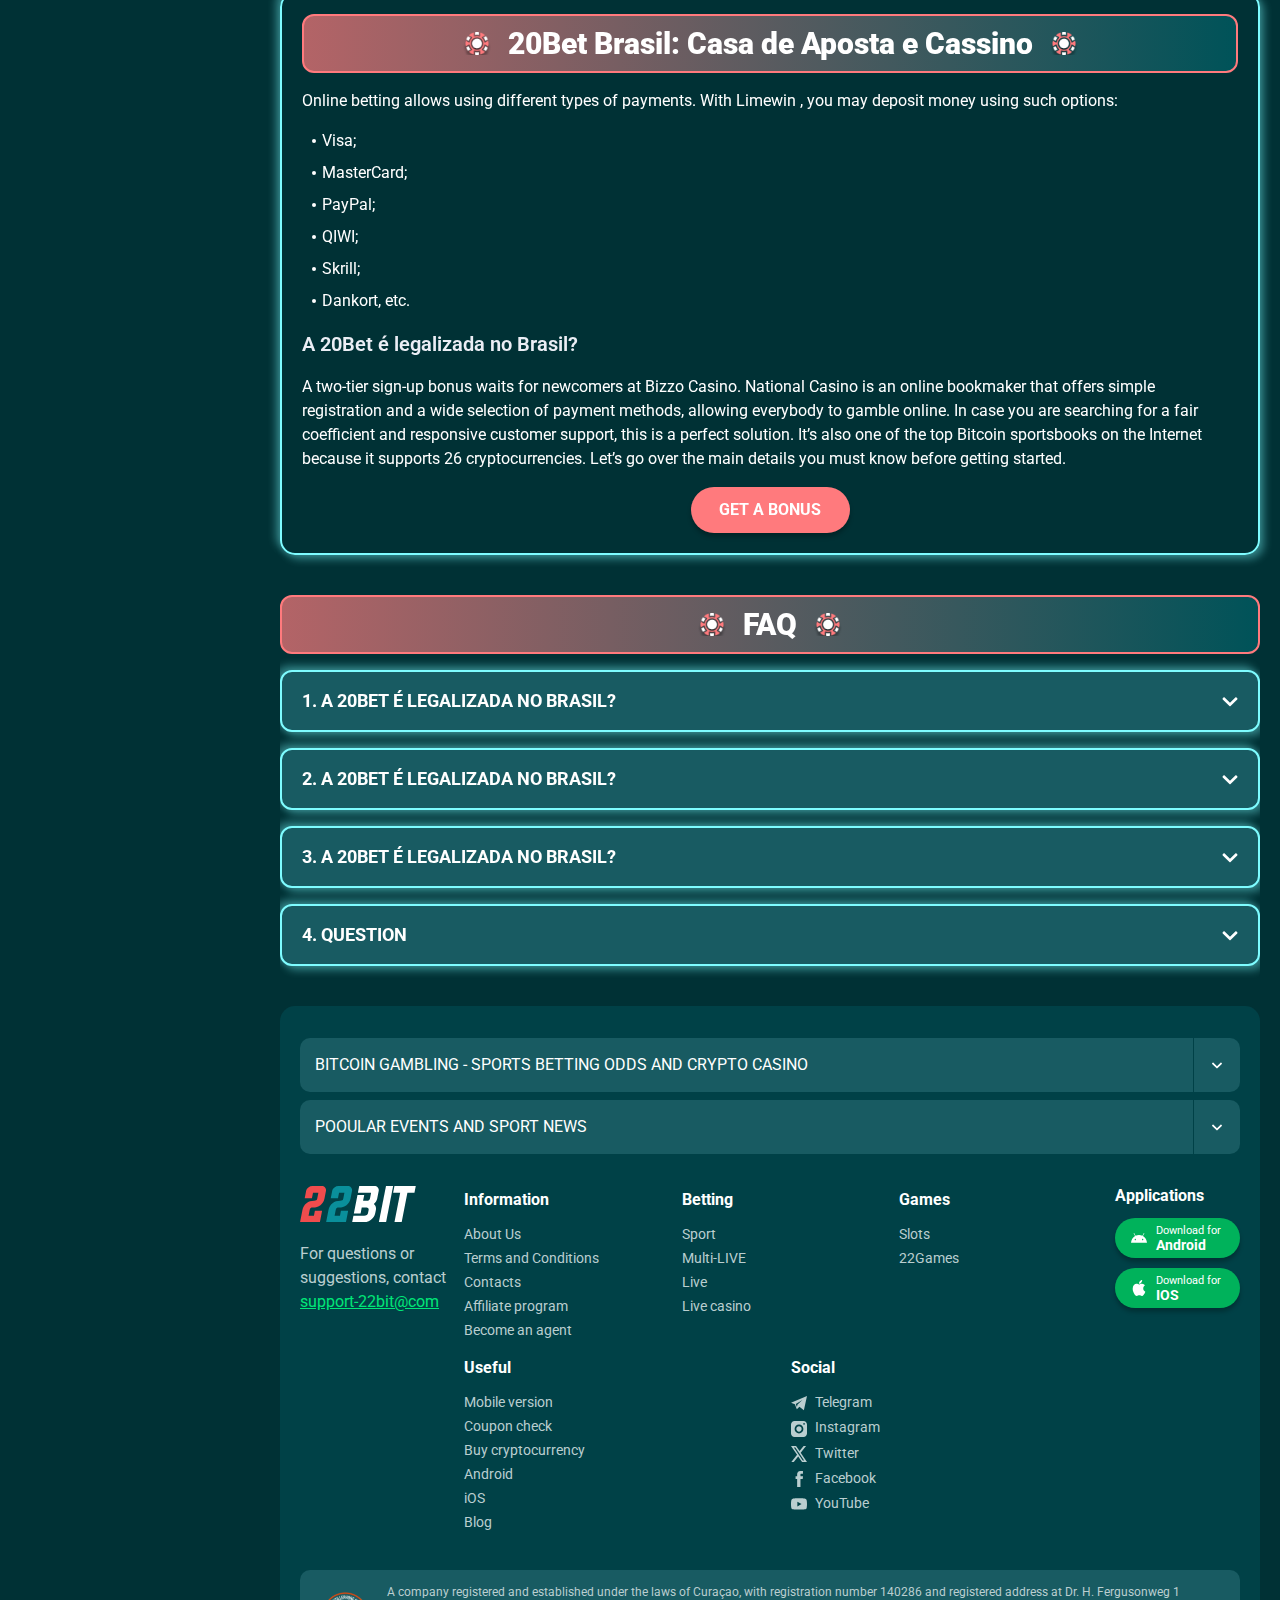
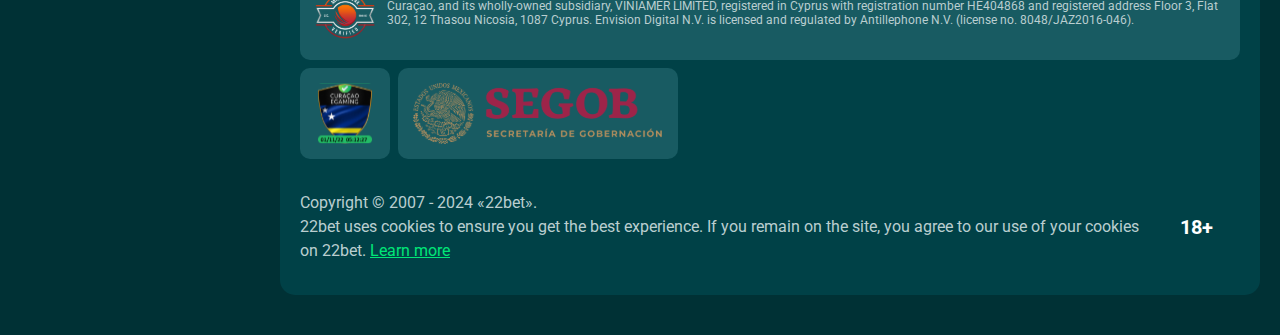
<file: bonus.html>
<!DOCTYPE html>
<html lang="it">
  <head>
    <meta charset="UTF-8" />
    <meta name="viewport" content="width=device-width, initial-scale=1.0" />
    <title>Welcome Bonus up to 5000 USDT + 80 FS!</title>
    <meta
      name="description"
      content="A 20Bet apostas online é a novidade mais relevante no mercado de apostas do Brasil"
    />
    <meta property="og:site_name" content="" />
    <meta property="og:title" content="" />
    <meta property="og:type" content="website" />
    <meta property="og:url" content="http://22bititalia.com/" />
    <meta property="og:image" content />
    <meta property="og:image:alt" content />
    <meta property="og:locale" content="it" />
    <meta
      property="og:description"
      content="A 20Bet apostas online é a novidade mais relevante no mercado de apostas do Brasil"
    />
    <link rel="preconnect" href="https://fonts.googleapis.com" />
    <link rel="preconnect" href="https://fonts.gstatic.com" crossorigin />
    <link
      href="https://fonts.googleapis.com/css2?family=Poppins:wght@400;500;600;700;900&family=Roboto&family=Roboto+Condensed:ital,wght@0,100..900;1,100..900&display=swap"
      rel="stylesheet"
    />
    <link rel="stylesheet" href="./css/reset.css" />
    <link rel="stylesheet" href="./css/main.css" />
    <link rel="stylesheet" href="./css/media.css" />
    <link rel="icon" href="./images/favicon.png" type="image/x-icon" />
    <script
      src="https://code.jquery.com/jquery-3.6.1.min.js"
      integrity="sha256-o88AwQnZB+VDvE9tvIXrMQaPlFFSUTR+nldQm1LuPXQ="
      crossorigin="anonymous"
    ></script>
  </head>
  <body>
    <header class="header">
      <section class="content header__content">
        <a href="#" class="logo header__logo"
          ><img src="./images/logo.svg" alt="logo" title=""
        /></a>
        <button class="header__btn-menu">
          <svg
            width="16px"
            height="16px"
            viewBox="0 0 16 16"
            xmlns="http://www.w3.org/2000/svg"
          >
            <rect y="0" width="16" height="3" rx="1.5"></rect>
            <rect y="6.5" width="16" height="3" rx="1.5"></rect>
            <rect y="13" width="16" height="3" rx="1.5"></rect>
          </svg>
        </button>
        <nav class="menu header__menu">
          <ul class="header__menu-list">
            <li><a href="#">Bonuses</a></li>
            <li><a href="#">App</a></li>
          </ul>
          <div class="header__btn">
            <a
              href="#"
              class="header__button header__button-login header__btn-login"
              >Login
            </a>
            <a
              href="#"
              class="header__button header__button-signin header__btn-signin"
              >Registration</a
            >
          </div>
        </nav>
        <a href="#" class="header__button header__button-login">Login </a>
        <a href="#" class="header__button header__button-signin"
          >Registration</a
        >

        <div class="header__language">
          <div class="header__flag-wrap">
            <a class="header__country" href="#">
              <span><img src="./images/flag.png" alt=" Flag" title /></span>
            </a>
          </div>
        </div>
      </section>
    </header>
    <main class="main">
      <aside class="sidebar-wrapper">
        <section class="content sidebar">
          <nav class="menu sidebar__menu">
            <ul>
              <li>
                <a href="#"
                  ><img
                    class="icon-default"
                    src="./images/sidebar/games.svg"
                    alt=" Games"
                    title
                  />
                  Games</a
                >
              </li>
              <li>
                <a href="#">
                  <img
                    class="icon-default"
                    src="./images/sidebar/promotions.svg"
                    alt="Promotions"
                    title
                  />

                  <span>Promotions</span></a
                >
              </li>
              <li>
                <a href="#"
                  ><img
                    class="icon-default"
                    src="./images/sidebar/live.svg"
                    alt="Live Dealers"
                    title
                  />

                  Live Dealers</a
                >
              </li>
              <li>
                <a href="#"
                  ><img
                    class="icon-default"
                    src="./images/sidebar/hall.svg"
                    alt="Hall of Fame"
                    title
                  />

                  Hall of Fame</a
                >
              </li>
              <li>
                <a href=""
                  ><img
                    class="icon-default"
                    src="./images/sidebar/vip.svg"
                    alt="vip"
                    title
                  />
                  VIP</a
                >
              </li>
            </ul>
          </nav>
          <div class="sidebar__navigation">
            <button class="sidebar__links-button">Navigation</button>
            <div class="sidebar__links">
              <ul class="sidebar__links-list">
                <li><a href="#" title>Review of 22Bet</a></li>
                <li><a href="#" title>Registration</a></li>
                <li><a href="#" title>22Bet Betting Expert Reviews</a></li>
                <li><a href="#" title>Layouts and navigation</a></li>
                <li><a href="#" title>Sports betting</a></li>
                <li><a href="#" title>Sports offers</a></li>
                <li><a href="#" title>Live betting</a></li>
                <li><a href="#" title>Cash out</a></li>
                <li><a href="#" title>Live stream</a></li>
              </ul>
            </div>
          </div>
        </section>
      </aside>

      <section class="content__wrapper">
        <section class="content hero hero__bonus">
          <div class="background hero__background">
            <img src="./images/bonus/bg-bonus.webp" alt="hero" title />
            <div class="hero__decor">
              <img src="./images/bonus/decor-bonus.png" alt="decor" title />
            </div>
          </div>

          <div class="hero__data hero__data-bonus">
            <ul
              class="breadcrumbs"
              itemscope
              itemtype="https://schema.org/BreadcrumbList"
            >
              <li
                itemprop="itemListElement"
                itemscope
                itemtype="https://schema.org/ListItem"
              >
                <a href="#" itemprop="item">
                  <span itemprop="name">Home</span></a
                >
                <meta itemprop="position" content="1" />
              </li>
              <li
                itemprop="itemListElement"
                itemscope
                itemtype="https://schema.org/ListItem"
              >
                <a href="#" itemprop="item">
                  <span itemprop="name">Bonus</span></a
                >
                <meta itemprop="position" content="2" />
              </li>
            </ul>
            <h1 class="title general hero__title hero__title-page">
              Welcome Bonus up to
              <strong> <span>5000</span> USDT </strong>
            </h1>
            <p class="hero__text">
              A 20Bet apostas online é a novidade mais relevante no mercado de
              apostas do Brasil
            </p>
            <a href="#" class="button hero__button hero__button-bonus"
              >Get a bonus</a
            >
          </div>
        </section>
        <section class="content page-nav">
          <div class="page-nav-button sidebar__links-button">Navigation</div>
          <ul class="page-nav-list sidebar__links-list">
            <li><a href="#" title>Review of 22Bet</a></li>
            <li><a href="#" title>Registration</a></li>
            <li><a href="#" title>22Bet Betting Expert Reviews</a></li>
            <li><a href="#" title>Layouts and navigation</a></li>
            <li><a href="#" title>Sports betting</a></li>
            <li><a href="#" title>Sports offers</a></li>
            <li><a href="#" title>Live betting</a></li>
            <li><a href="#" title>Cash out</a></li>
            <li><a href="#" title>Live stream</a></li>
          </ul>
        </section>
        <section class="content article">
          <p>
            Formidabile sito di scommesse online, con 22Bet potrete realizzare i
            vostri desideri, trasformando il vostro hobby preferito in una fonte
            di guadagno. Questo allibratore è esperto di servizi di casinò e
            sportsbook, consentendo a chiunque lo utilizzi di scegliere
            l’esperienza di gioco che più li gratifichi.
          </p>
          <p>
            Si possono effettuare scommesse in pochi clic e bastano appena 24
            ore per ricevere il denaro vinto.
          </p>
        </section>
        <section class="content bonuses">
          <ul class="bonuses__list">
            <li class="bonuses__item">
              <div class="bonuses__banner">
                <div class="bonuses__img">
                  <img src="./images/bonus/banner-bonus1.png" alt="" title="" />
                </div>
                <a href="#" class="button bonuses__button">Read More</a>
              </div>
              <div class="bonuses__desc">
                <h2 class="title high bonuses__title">Welcome Bonus</h2>
                <p>
                  Lorem ipsum dolor sit amet, consectetur adipiscing elit. Si
                  possono effettuare scommesse in pochi clic e bastano appena 24
                  ore per ricevere il denaro vinto.
                </p>
                <div class="bonuses__buttons">
                  <a href="#" class="button bonuses__button">Get a Bonus</a>
                  <a
                    href="#"
                    class="button bonuses__button bonuses__button-last"
                    >Read More</a
                  >
                </div>
              </div>
            </li>
            <li class="bonuses__item">
              <div class="bonuses__banner">
                <div class="bonuses__img">
                  <img src="./images/bonus/banner-bonus2.png" alt="" title="" />
                </div>
                <a href="#" class="button bonuses__button">Read More</a>
              </div>
              <div class="bonuses__desc">
                <h2 class="title high bonuses__title">Welcome Bonus</h2>
                <p>
                  Lorem ipsum dolor sit amet, consectetur adipiscing elit. Si
                  possono effettuare scommesse in pochi clic e bastano appena 24
                  ore per ricevere il denaro vinto.
                </p>
                <div class="bonuses__buttons">
                  <a href="#" class="button bonuses__button">Get a Bonus</a>
                  <a
                    href="#"
                    class="button bonuses__button bonuses__button-last"
                    >Read More</a
                  >
                </div>
              </div>
            </li>
            <li class="bonuses__item">
              <div class="bonuses__banner">
                <div class="bonuses__img">
                  <img src="./images/bonus/banner-bonus3.png" alt="" title="" />
                </div>
                <a href="#" class="button bonuses__button">Read More</a>
              </div>

              <div class="bonuses__desc">
                <h2 class="title high bonuses__title">Welcome Bonus</h2>
                <p>
                  Lorem ipsum dolor sit amet, consectetur adipiscing elit. Si
                  possono effettuare scommesse in pochi clic e bastano appena 24
                  ore per ricevere il denaro vinto.
                </p>
                <div class="bonuses__buttons">
                  <a href="#" class="button bonuses__button">Get a Bonus</a>
                  <a
                    href="#"
                    class="button bonuses__button bonuses__button-last"
                    >Read More</a
                  >
                </div>
              </div>
            </li>
            <li class="bonuses__item">
              <div class="bonuses__banner">
                <div class="bonuses__img">
                  <img src="./images/bonus/banner-bonus4.png" alt="" title="" />
                </div>
                <a href="#" class="button bonuses__button">Read More</a>
              </div>
              <div class="bonuses__desc">
                <h2 class="title high bonuses__title">Welcome Bonus</h2>
                <p>
                  Lorem ipsum dolor sit amet, consectetur adipiscing elit. Si
                  possono effettuare scommesse in pochi clic e bastano appena 24
                  ore per ricevere il denaro vinto.
                </p>
                <div class="bonuses__buttons">
                  <a href="#" class="button bonuses__button">Get a Bonus</a>
                  <a
                    href="#"
                    class="button bonuses__button bonuses__button-last"
                    >Read More</a
                  >
                </div>
              </div>
            </li>
          </ul>
        </section>
        <section class="content article">
          <h2 class="article__title high title">
            20Bet Brasil: Casa de Aposta e Cassino
          </h2>
          <p>
            Online betting allows using different types of payments. With
            Limewin , you may deposit money using such options:
          </p>

          <ul class="article__list">
            <li>Visa;</li>
            <li>MasterCard;</li>
            <li>PayPal;</li>
            <li>QIWI;</li>
            <li>Skrill;</li>
            <li>Dankort, etc.</li>
          </ul>
          <h3>A 20Bet é legalizada no Brasil?</h3>
          <p>
            A two-tier sign-up bonus waits for newcomers at Bizzo Casino.
            National Casino is an online bookmaker that offers simple
            registration and a wide selection of payment methods, allowing
            everybody to gamble online. In case you are searching for a fair
            coefficient and responsive customer support, this is a perfect
            solution. It’s also one of the top Bitcoin sportsbooks on the
            Internet because it supports 26 cryptocurrencies. Let’s go over the
            main details you must know before getting started.
          </p>

          <a href="#" class="button article__button article__button-page"
            >Get a Bonus</a
          >
        </section>
        <section class="content faq">
          <h2 class="title high faq__title">FAQ</h2>
          <ul class="faq__list" itemscope itemtype="https://schema.org/FAQPage">
            <li
              class="faq__item"
              itemscope
              itemprop="mainEntity"
              itemtype="https://schema.org/Question"
            >
              <h3
                class="title medium faq__subtitle js-button-expander"
                itemprop="name"
              >
                1. A 20Bet é legalizada no Brasil?
              </h3>
              <div
                class="faq__answer js-expand-content"
                itemscope
                itemprop="acceptedAnswer"
                itemtype="https://schema.org/Answer"
              >
                <p itemprop="text">
                  Sim, a casa de apostas tem licença emitida por Curaçao, que é
                  reconhecida no Brasil e a permite atuar por aqui.
                </p>
              </div>
            </li>
            <li
              class="faq__item"
              itemscope
              itemprop="mainEntity"
              itemtype="https://schema.org/Question"
            >
              <h3
                class="title medium faq__subtitle js-button-expander"
                itemprop="name"
              >
                2. A 20Bet é legalizada no Brasil?
              </h3>
              <div
                class="faq__answer js-expand-content"
                itemscope
                itemprop="acceptedAnswer"
                itemtype="https://schema.org/Answer"
              >
                <p itemprop="text">
                  Sim, a casa de apostas tem licença emitida por Curaçao, que é
                  reconhecida no Brasil e a permite atuar por aqui.
                </p>
              </div>
            </li>
            <li
              class="faq__item"
              itemscope
              itemprop="mainEntity"
              itemtype="https://schema.org/Question"
            >
              <h3
                class="title medium faq__subtitle js-button-expander"
                itemprop="name"
              >
                3. A 20Bet é legalizada no Brasil?
              </h3>
              <div
                class="faq__answer js-expand-content"
                itemscope
                itemprop="acceptedAnswer"
                itemtype="https://schema.org/Answer"
              >
                <p itemprop="text">
                  Sim, a casa de apostas tem licença emitida por Curaçao, que é
                  reconhecida no Brasil e a permite atuar por aqui.
                </p>
              </div>
            </li>
            <li
              class="faq__item"
              itemscope
              itemprop="mainEntity"
              itemtype="https://schema.org/Question"
            >
              <h3
                class="title medium faq__subtitle js-button-expander"
                itemprop="name"
              >
                4. Question
              </h3>
              <div
                class="faq__answer js-expand-content"
                itemscope
                itemprop="acceptedAnswer"
                itemtype="https://schema.org/Answer"
              >
                <p itemprop="text">
                  Sim, a casa de apostas tem licença emitida por Curaçao, que é
                  reconhecida no Brasil e a permite atuar por aqui.
                </p>
              </div>
            </li>
          </ul>
        </section>
      </section>
    </main>
    <footer class="footer">
      <section class="content footer__content">
        <div class="footer__btn-content-wrap">
          <div class="footer__btn-content">
            <p>BITCOIN GAMBLING - SPORTS BETTING ODDS AND CRYPTO CASINO</p>
          </div>
          <div class="footer__btn-content">
            <p>Pooular events and sport news</p>
          </div>
        </div>
        <div class="footer__wrapper">
          <div class="footer__logo-wrap">
            <a href="./index.html" class="logo footer__logo"
              ><img src="./images/logo.svg" alt="logo" title=""
            /></a>
            <p>
              For questions or suggestions, contact
              <a href="#" class="footer__link">support-22bit@com</a>
            </p>
          </div>
          <ul class="footer__menu">
            <li>
              <div>Information</div>
              <ul class="footer__info">
                <li><a href="#">About Us </a></li>
                <li><a href="#">Terms and Conditions</a></li>
                <li><a href="#">Contacts</a></li>
                <li><a href="#">Affiliate program</a></li>
                <li><a href="#">Become an agent</a></li>
              </ul>
            </li>

            <li>
              <div>Betting</div>
              <ul class="footer__info">
                <li><a href="#">Sport</a></li>
                <li><a href="#">Multi-LIVE</a></li>
                <li><a href="#">Live</a></li>
                <li><a href="#">Live casino</a></li>
              </ul>
            </li>
            <li>
              <div>Games</div>
              <ul class="footer__info">
                <li><a href="#">Slots</a></li>
                <li><a href="#">22Games</a></li>
              </ul>
            </li>
            <li>
              <div>Useful</div>
              <ul class="footer__info">
                <li><a href="#">Mobile version</a></li>
                <li><a href="#">Coupon check</a></li>
                <li><a href="#">Buy cryptocurrency</a></li>
                <li><a href="#">Android</a></li>
                <li><a href="#">iOS</a></li>
                <li><a href="#">Blog</a></li>
              </ul>
            </li>
            <li>
              <div>Social</div>
              <ul class="footer__info">
                <li>
                  <a href="#"
                    ><img
                      src="./images/telegram.svg"
                      alt="social"
                      title
                    />Telegram</a
                  >
                </li>
                <li>
                  <a href="#"
                    ><img
                      src="./images/instagram.svg"
                      alt="social"
                      title
                    />Instagram</a
                  >
                </li>
                <li>
                  <a href="#"
                    ><img
                      src="./images/twitter.svg"
                      alt="social"
                      title
                    />Twitter</a
                  >
                </li>
                <li>
                  <a href="#"
                    ><img
                      src="./images/facebook.svg"
                      alt="social"
                      title
                    />Facebook</a
                  >
                </li>
                <li>
                  <a href="#"
                    ><img
                      src="./images/youtube.svg"
                      alt="social"
                      title
                    />YouTube</a
                  >
                </li>
              </ul>
            </li>
          </ul>
          <div class="footer__wrapp">
            <div>Applications</div>
            <div class="footer__btn">
              <a href="#" class="button footer__button"
                >Download for <span>Android</span></a
              >
              <a href="#" class="button footer__button"
                >Download for <span>IOS</span></a
              >
            </div>
          </div>
        </div>
        <div class="footer__content-desc">
          <div class="footer__desc">
            <img src="./images/footer-frame1.svg" alt="image" title />
            <p>
              A company registered and established under the laws of Curaçao,
              with registration number 140286 and registered address at Dr. H.
              Fergusonweg 1 Curaçao, and its wholly-owned subsidiary, VINIAMER
              LIMITED, registered in Cyprus with registration number HE404868
              and registered address Floor 3, Flat 302, 12 Thasou Nicosia, 1087
              Cyprus. Envision Digital N.V. is licensed and regulated by
              Antillephone N.V. (license no. 8048/JAZ2016-046).
            </p>
          </div>
          <div class="footer__img-wrap">
            <img
              class="footer__desc-img"
              src="./images/footer-frame2.svg"
              alt="image"
              title
            />
            <img
              class="footer__desc-img"
              src="./images/footer-frame3.svg"
              alt="image"
              title
            />
          </div>
        </div>

        <div class="footer__wrapper-content">
          <div class="footer__informations">
            <p>Copyright &copy; 2007 - 2024 «22bet».</p>
            <p>
              22bet uses cookies to ensure you get the best experience. If you
              remain on the site, you agree to our use of your cookies on 22bet.
              <a href="#" class="footer__link"> Learn more</a>
            </p>
          </div>

          <p class="footer__age">18+</p>
        </div>
      </section>
    </footer>
    <script src="./js/sidebar.js" defer></script>
    <script src="./js/expander.js" defer></script>
    <script src="./js/mobile-menu.js" defer></script>
    <script src="./js/flag.js" defer></script>
  </body>
</html>
</file>
<file: css/main.css>
html {
  scroll-behavior: smooth;
  text-size-adjust: 100%;
  box-sizing: border-box;
}

body {
  display: block;
  position: relative;
  width: 100%;
  background: #003135;
  font-family: "Roboto", sans-serif;
  font-size: 16px;
  font-weight: 400;
  line-height: 150%;
  text-align: left;
  color: #ffffff;
  overflow-x: hidden;
}

.content {
  display: block;
  position: relative;
  width: 100%;
  max-width: 1400px;
  overflow: hidden;
  border-radius: 15px;
  background: transparent;
  border: 2px solid #7efcff;
  box-shadow: 4px 4px 8px 0px #7efcff66, -4px -4px 8px 0px #7efcff66;
  padding: 20px;
  margin: 0 auto 20px auto;
}

h1,
h2,
h3,
h4,
.title {
  display: block;
  position: relative;
  font-size: 24px;
  font-weight: 700;
  line-height: 100%;
  text-align: center;
  color: #ffffff;
}

h2,
.title.high {
  display: flex;
  justify-content: center;
  align-items: center;
  font-size: 30px;
  line-height: 130%;
  font-weight: 900;
  color: #ffffff;
  text-align: center;
  background: linear-gradient(
    90.34deg,
    rgba(255, 122, 125, 0.7) 0.23%,
    rgba(0, 98, 105, 0.7) 99.77%
  );
  border-radius: 12px;
  padding: 8px;
  margin-bottom: 16px;
  border: 2px solid #ff7a7d;
  gap: 16px;
}

h2::before,
.title.high::before,
h2::after,
.title.high::after {
  content: "";
  display: block;

  width: 30px;
  height: 30px;
}
h2::before,
.title.high::before {
  background: url(../images/game.png) no-repeat center center / contain;
}
h2::after,
.title.high::after {
  background: url(../images/game.png) no-repeat center center / contain;
}

h3,
title.medium {
  font-size: 20px;
  font-weight: 600;
  line-height: 150%;
  text-align: left;
  color: #ebeef5;
}
h4,
title.mini {
  font-size: 28px;
  font-weight: 700;
  line-height: 32px;
  text-align: center;
  color: #ebeef5;
}

article > *,
.article > *,
.desk > * {
  margin-top: 16px;
}

article > *:first-child,
.article > *:first-child,
.desk > *:first-child {
  margin-top: 0 !important;
}

article > h2,
.article > h2,
.desk > h2 {
  margin-top: 32px;
}

article > h3,
.article > h3,
.desk > h3 {
  margin-top: 16px;
}
article > h4,
.article > h4,
.desk > h4 {
  margin-top: 16px;
}

.button {
  position: relative;
  width: 207px;
  height: 60px;
  background: var(--accent_coral, #ff7a7d);
  box-shadow: 0px 4px 4px 0px #00000040;
  border-radius: 40px;
  overflow: hidden;
  font-size: 18px;
  font-weight: 700;
  line-height: 21.6px;
  text-align: center;
  text-decoration: none;
  text-transform: uppercase;
  color: #ffffff;
  white-space: nowrap;
  cursor: pointer;
  padding: 20px 40px;
  margin: 0 auto;
  transition: all 0.5s;
}

.button:hover {
  transform: scale(1.1);
}

.header__button {
  position: relative;
  min-width: 148px;
  height: 40px;
  font-size: 16px;
  font-weight: 700;
  line-height: 20px;
  text-align: center;
  text-decoration: none;
  text-transform: capitalize;
  border-radius: 20px;
  white-space: nowrap;
  color: #ffffff;
  cursor: pointer;
  padding: 10px 30px;
  margin: 0 auto;
}

.header__button-signin {
  background: var(--accent_coral, #ff7a7d);

  margin-right: 24px;
  margin-left: 0;
  transition: all 0.5s;
}

.header__button-signin:hover,
.header__button-login:hover {
  transform: scale(1.05);
}

.header__button-login {
  border: 1px solid #ffffff;

  margin-left: auto;
  margin-right: 12px;
}

.header,
.main,
.footer {
  display: flex;
  position: relative;
  justify-content: space-between;
  align-items: center;
  width: 100%;
  max-width: 1600px;
  padding: 20px;
  margin: 0 auto;
}

.background,
.hero__background {
  display: block;
  position: absolute;
  bottom: 0;
  left: 0;
  height: 100%;
  width: 100%;
  overflow: hidden;
}

.background img,
.hero__background img {
  position: relative;
  display: block;
  width: 100%;
  height: 100%;
  object-fit: cover;
}
.images img {
  border-radius: 6px;
  width: 100%;
  height: 100%;
  overflow: hidden;
}

/* -------------------HEADER---------------- */

.header {
  position: fixed;
  top: 0;
  left: 0;
  right: 0;
  background: #004147;
  padding: 0;
  z-index: 100;
  max-width: 100%;
}

.header__content {
  display: flex;
  align-items: center;
  flex-direction: row;
  max-width: 1600px;
  max-height: 70px;
  border-radius: 0;
  background: #004147;
  box-shadow: none;
  border: none;
  padding: 20px;
  margin-bottom: 0;
}

.logo {
  display: block;
  position: relative;
  flex: 0 0 116px;
  margin-right: 121px;
  padding: 20px 0;
  transition: all 0.5s;
}

.header__logo {
  margin-left: 20px;
}

.logo:hover {
  transform: scale(1.2);
}

.logo img {
  display: block;
  position: relative;
  width: auto;
  max-height: 36px;
}

.header__menu {
  display: flex;
  white-space: nowrap;
  max-height: calc(100vh - 60px);
  overflow-y: auto;
}

.header__menu-list {
  display: flex;
  flex: 1 1 auto;
  flex-direction: row;
  justify-content: center;
  align-items: center;
  white-space: nowrap;

  border-radius: 20px;
}

.header__menu-list li {
  display: block;
  text-align: left;
  padding: 0 15px;
  transition: all 0.5s;
}

.header__menu-list li a {
  display: block;
  color: #ffffff;
  font-weight: 700;
  padding: 10px 0;
  line-height: 20px;
  text-transform: uppercase;
}

.header__menu li a:hover {
  color: #00b25b;
}
.header__country {
  display: flex;
  align-items: center;
  gap: 8px;
  border-radius: 20px;
  padding: 8px 39px 8px 8px;
  padding: 8px;
  margin-left: auto;
}

/* .header__country::after {
  content: "";
  position: absolute;
  display: block;
  width: 16px;
  height: 16px;
  top: 50%;
  transform: translateY(-50%);
  right: 10px;
  background: url(../images/flag-arrowDown.svg) no-repeat center center /
    contain;
  transition: transform 0.3s ease-in-out;
}

.header__country.active::after {
  transform: translateY(-50%) rotate(180deg);
} */

.header__country span:last-child {
  color: #ffffff;
  font-weight: 500;
  font-size: 14px;
  line-height: 100%;
  text-transform: uppercase;
}

.header__country img,
.header__flag-link img {
  width: 24px;
  height: 24px;
  vertical-align: middle;
}

.header__menu-list li {
  display: block;
  text-align: left;
  transition: all 0.5s;
}

.header__menu-list li a {
  display: block;
  color: #ffffff;
  font-weight: 400;
  padding: 10px 0;
}

.header__menu li a:hover {
  color: #18c214;
}

.sidebar__country span {
  display: inline-block;
}

.sidebar__country-menu img {
  width: 24px;
  height: 24px;
  vertical-align: middle;
  margin-right: 10px;
}

.header__country.active {
  border-bottom-right-radius: 0;
  border-bottom-left-radius: 0;
}

.header__flag-wrap {
  background: #0c4e54;
  border-radius: 20px;
}

.header__country.active {
  background: #306e73;
  border-radius: 20px;
}

.header__flag-menu {
  display: none;
  position: absolute;
  top: 70px;
  right: 23px;
  height: auto;
  border-bottom-right-radius: 12px;
  border-bottom-left-radius: 12px;
  border-top-right-radius: 0;
  border-top-left-radius: 0;
  background: #004146;
  padding: 8px 0;
  z-index: 9999;
  border-top: 1px solid #24646a;
}

.header__flag-link {
  display: flex;
  flex-direction: row;
  align-items: center;
  justify-content: flex-start;
  padding: 0 32px 0 16px;
  gap: 9px;
}
.header__flag-menu.active {
  display: block;
}

.header__flag-menu ul li + li {
  margin-top: 8px;
}

.header__flag-link:last-child span {
  font-weight: 500;
  color: #ffffff;
  text-transform: uppercase;
}

.header__btn {
  display: none;
}
/* -------------- header__btn-menu-----------*/

.header__btn-menu {
  display: block;
  flex: 0 1 auto;
  min-width: 0;
  background: #ffffff1a;

  border: 1px solid #ffffff;
  padding: 12px;
  order: 3;
  transition: all 0.5s;
}

svg {
  position: relative;
  fill: #ffffff;
  line-height: 1;
  vertical-align: 1;
}

.header__btn-menu {
  display: none;
}

/* -------------main------------- */
.main {
  padding-top: 90px;
  padding-bottom: 0;
}

.content__wrapper {
  display: block;
  position: relative;
  flex: 1 1 100%;
  margin-left: 20px;
}

/* -------------sidebar--------- */

.sidebar-wrapper {
  display: block;
  position: relative;
  align-self: stretch;
  flex: 0 0 240px;
}
.sidebar {
  position: sticky;
  background: transparent;
  top: 80px;
  bottom: 20px;
  background: var(--bg_light, #185b62);
  border: none;
  box-shadow: none;
  padding: 8px;
  overflow-y: auto;
}

.sidebar::-webkit-scrollbar {
  display: none;
}

.sidebar__menu ul li a {
  display: block;
  position: relative;
  color: #ffffff;
  transition: all 0.5s;
  display: flex;
  align-items: center;
  transition: all 0.5s;
}

.sidebar__menu ul li:hover {
  background: linear-gradient(
    90.34deg,
    rgba(255, 122, 125, 0.7) 0.23%,
    rgba(0, 98, 105, 0.7) 99.77%
  );
  border-radius: 12px;
}

.sidebar__menu ul li:hover::after {
  content: "";
  display: block;
  position: absolute;
  top: -1px;
  left: -1px;
  right: -1px;
  bottom: -1px;
  padding: 1px;
  background: linear-gradient(
    90deg,
    rgba(0, 49, 53, 0) 0%,
    #ff7a7d 50%,
    rgba(0, 49, 53, 0) 100%
  );
  mask: linear-gradient(#fff 0 0) content-box, linear-gradient(#fff 0 0);
  -webkit-mask-composite: destination-out;
  border-radius: 12px;
}

.sidebar__menu ul li:hover a img {
  filter: brightness(0) invert(1);
}

.sidebar__menu ul li:hover a {
  color: #ffffff;
}

/*  */

.sidebar__menu {
  border-radius: 15px;
  padding: 16px 0;
  margin-bottom: 8px;
}

.sidebar__menu ul li {
  position: relative;
  display: flex;
  align-items: center;
  padding: 8px 16px;
  transition: all 0.5s;
}

.sidebar__menu ul li + li {
  margin-top: 10px;
}
.sidebar__menu li a img {
  min-width: 24px;
  min-height: 24px;
  margin: auto;
  margin-right: 12px;
  vertical-align: middle;
}

.sidebar__links-button {
  position: relative;
  font-size: 20px;
  font-weight: 700;
  line-height: 24px;
  color: #ffffff;
  text-align: left;
  background: none;
  white-space: normal;
  padding-right: 90px;

  transition: all 0.5s;
}

.sidebar__links-button.active {
  margin-bottom: 10px;
  padding-bottom: 10px;
}

.sidebar__navigation {
  padding: 8px 12px;
  border-radius: 15px;
}

.sidebar__links-button::after {
  content: "";
  display: block;
  position: absolute;
  right: 0;
  top: 50%;
  transform: translateY(-50%);
  width: 20px;
  height: 20px;
  background: url(../images/sidebar/sidebar-arrowDown.svg) no-repeat center
    center / contain;
  transition: transform 0.3s ease-in-out;
}

.sidebar__links-button.active::after {
  transform: translateY(-50%) rotate(180deg);
}

.sidebar__links-list li a {
  position: relative;
  display: block;
  color: #ffffff;

  transition: all 0.5s;
}

.sidebar__links-list li:nth-child(3) a::before {
  top: 10px;
}

.sidebar__links-list.active {
  display: block;
}

.sidebar__links-list li a:hover {
  color: #ff7a7d;
}

.sidebar__links-list li + li {
  padding-top: 12px;
}

.page-nav-button {
  margin-bottom: 0;
  cursor: pointer;
}

.sidebar__links-list,
.page-nav-list {
  overflow: hidden;
  max-height: 0;
  transition: max-height 0.5s ease;
}

.sidebar__links-list.active,
.page-nav-list.active {
  display: block;
  max-height: 1000px;
}

.page-nav-list.active {
  margin-top: 20px;
}

.page-nav {
  display: none;
}

/* -----------hero------ */

.hero {
  position: relative;
  display: flex;
  justify-content: left;
  align-items: center;
  min-height: 380px;
  /* height: 450px; */
  padding: 0;
  border-radius: 15px;
  padding: 20px 20px 20px 100px;
  overflow: hidden;
  border: none;
  z-index: 1;
}

.hero::after,
.banner__main::after {
  content: "";
  position: absolute;
  top: 0;
  left: 0;
  right: 0;
  bottom: 0;
  background: linear-gradient(
    278.97deg,
    rgba(255, 122, 125, 0.35) 15%,
    rgba(0, 98, 105, 0.7) 34.7%,
    rgba(0, 57, 62, 0.7) 68.41%
  );
  z-index: 0;
}

.hero__data {
  display: flex;
  flex-direction: column;
  justify-content: left;
  align-items: flex-start;
  text-align: left;
  position: relative;
  max-width: 450px;
  /* max-height: 341px; */

  border-radius: 15px;
  padding: 32px;
  z-index: 2;
}

.hero__title {
  display: flex;
  flex-direction: column;
  text-align: left;

  margin-bottom: 16px;
}

.hero__title strong {
  font-size: 50px;
  line-height: 100%;
  font-weight: 900;
  margin-top: 4px;
}

.hero__title strong span {
  color: #f04c4d;
}

.hero__rating {
  display: flex;
  justify-content: center;
  align-items: center;
  margin-bottom: 16px;
  font-size: 14px;
  line-height: 16px;
  font-weight: 400;
  color: #ffffff;
}

.hero__rating p {
  margin-right: 16px;
  text-transform: capitalize;
}
.hero__rating span {
  display: flex;
  align-items: center;
  gap: 4px;
}

.hero__rating span:nth-child(1) {
  font-weight: 800;
}

.hero__text {
  margin-bottom: 32px;
  text-align: left;
  font-size: 14px;
  font-weight: 400;
  line-height: 16px;
  color: #ffffff;
}
.hero__button {
  margin-left: 0;
  z-index: 3;
}
/* -------------article--------------- */

.article .article__subtitle {
  justify-content: start;
  font-size: 20px;
  line-height: 32px;
  color: #ffffff;
  padding: 0;
  margin: 16px 0 0 0;
  text-decoration: none;
}

.article__button,
.ratings__button {
  display: flex;
  justify-content: center;
  align-items: center;
  width: 159px;
  height: 46px;
  font-size: 16px;
  line-height: 20px;
  text-transform: uppercase;
  margin-top: 16px;
  margin-right: auto;
  margin-left: auto;
}

.article ul li {
  position: relative;
  padding-left: 20px;
}

.article ul li::before {
  content: "";
  position: absolute;
  display: block;
  width: 5px;
  height: 1px;
  border-radius: 50%;
  top: 50%;
  transform: translateY(-50%);
  left: 10px;
  background: #ffffff;
}

.article .article__list li::before {
  width: 4px;
  height: 4px;
  border-radius: 50%;
}

/* для нумерованного списка */

.article ol {
  counter-reset: ol;
  position: relative;
}

.article ol li {
  counter-increment: ol;
  position: relative;
  padding-left: 20px;
}

.article ol li::before {
  content: counter(ol) ".";
  display: inline-block;
  position: absolute;
  font: inherit;
  font-weight: 700;
  color: inherit;
  left: 0;
  top: 50%;
  transform: translateY(-50%);
}
/*  */

/* ------about----------- */
.about,
.features,
.ratings,
.faq {
  border: none;
  padding: 0;
  box-shadow: none;
}
.about,
.faq,
.ratings {
  padding-top: 20px;
}
.ratings,
.faq {
  padding-bottom: 20px;
}
table {
  width: 50%;
  display: flex;
}
.about__group {
  display: flex;
  flex-direction: column;
  width: 100%;
  gap: 16px;
}

.about__group tr {
  display: flex;
  position: relative;
  flex-direction: row;
  font-size: 14px;
  line-height: 16px;
  text-align: left;
  padding: 16px 20px;
  border: 2px solid #7efcff;
  box-shadow: 4px 4px 8px 0px #7efcff66, -4px -4px 8px 0px #7efcff66;
  border-radius: 15px;

  gap: 8px;
}

.features__info ul li {
  display: flex;
  position: relative;
  border-radius: 15px;
}

table td:first-child {
  font-weight: 700;
  width: 50%;
}

table td:last-child {
  width: 50%;
}

/* ------------features------ */
.features {
}
.features__info {
  display: block;
  position: relative;

  height: auto;
}
.features__list {
  display: flex;
  gap: 20px;
  justify-content: space-between;
  margin-top: 20px;
}

.features ul li {
  display: flex;
  align-items: center;
  font-size: 14px;
  line-height: 16px;
  font-weight: 400;
  justify-content: center;
  text-align: center;
  box-shadow: 4px 4px 8px 0px #7efcff66, -4px -4px 8px 0px #7efcff66;

  border: 2px solid #7efcff;
  padding: 60px 20px 20px 20px;
}

.features ul li::before {
  content: "";
  display: block;
  position: absolute;
  min-width: 32px;
  height: 32px;
  top: 20px;
  background: url(../images/main/features-icon.svg) no-repeat center center /
    contain;
}

.features__list .banner__features {
  margin-bottom: 0;
  height: auto;

  /* padding: 20px; */
}

.features__info ul {
  display: flex;
  flex-direction: row;
  gap: 20px;
  display: grid;
  grid-template-columns: repeat(6, 1fr);
}

.features__list .banner__features {
  width: 50%;
}

/* -------------banner---------------- */

.banner {
  display: flex;
  align-items: center;
  justify-content: flex-start;
  overflow: hidden;
  width: 100%;
  height: 397px;

  padding: 0 80px;
  background: transparent;
  border-radius: 12px;
  margin-bottom: 20px;
  border: 1px solid #185b62;
}

.banner__info {
  display: flex;

  flex-direction: column;
  align-items: center;
  position: relative;

  width: 100%;
  text-align: left;

  border-radius: 12px;
  padding: 16px;
}

.banner .banner__title-main,
.banner__main .banner-main__title {
  text-align: left;
  flex-direction: column;
  align-items: flex-start;
  font-weight: 700;
  line-height: 100%;
  font-size: 35px;
  color: #ffffff;
  background: none;
  padding: 0;
  border: none;
  margin-bottom: 8px;
  gap: 0;
}

.banner__main .banner-main__title strong {
  font-weight: 900;
  font-size: 65px;
  line-height: 100%;
  margin-top: 4px;
}
.banner__main .banner-main__title strong span {
  color: #1be181;
}

.banner__info-main {
  position: absolute;
  z-index: 2;
  width: 50%;
}
.banner__info-main p {
  color: #ffffff;
  font-size: 14px;
  line-height: 16px;
}

.banner .banner__title-main::after,
.banner .banner__title-main::before,
.banner__main .banner-main__title::after,
.banner__main .banner-main__title::before {
  display: none;
}

.banner__title-main > *:last-child {
  color: #fdd65b;
  font-size: 48px;
  line-height: 57.6px;
  margin-top: 4px;
  font-weight: 800;
}

/* .banner .banner__background img {
  object-position: 100%;
} */

.banner__button {
  width: 159px;
  height: 46px;
  display: flex;
  font-size: 16px;
  font-weight: 700;
  line-height: 20px;
  justify-content: center;
  align-items: center;
  text-transform: none;
  background: var(--accent_coral, #ff7a7d);
  padding: 10px 30px;
  margin-left: 0;
  text-transform: uppercase;
  margin-top: 32px;
}

.banner__button-main {
  width: 207px;
  height: 60px;
  background: var(--accent_red, #f04c4d);
  box-shadow: 0px 4px 4px 0px #048345;
  padding: 20px 30px;
}

.banner__decor,
.hero__decor,
.banner__bonus-decor,
.hero__decor-app {
  position: absolute;
  top: 0;
  right: 60px;
  bottom: 0;
  z-index: 1;
}
.hero__decor {
  right: 0;
}

.banner__bonus-decor {
  left: 45%;
  transform: translateX(-50%);
  right: 0;
  z-index: 0;
}

.hero__decor-app {
  right: 330px;
  bottom: -200px;
}

/* ------------ratings------------------- */

.ratings__list {
  display: flex;

  flex-wrap: wrap;
  display: grid;
  grid-template-columns: repeat(5, 1fr);
  gap: 20px;
}

.ratings__list li {
  position: relative;
  display: flex;
  justify-content: center;
  flex-direction: column;
  align-items: center;
  border: 2px solid #7efcff;
  box-shadow: 4px 4px 8px 0px #7efcff66, -4px -4px 8px 0px #7efcff66;
  border-radius: 15px;
  gap: 5px;
  padding: 16px;
  color: #ffffff;
}

.ratings__content {
  display: flex;
  gap: 20px;
}

.ratings__info {
  display: flex;
  flex-direction: column-reverse;
  justify-content: center;
  align-items: center;
  font-size: 14px;
  line-height: 16px;
  font-weight: 700;
  gap: 8px;

  text-transform: capitalize;
}

.ratings__img img {
  height: 38px;
  width: 38px;
}

/* --------faq------------- */

.faq__subtitle {
  position: relative;
  font-weight: 700;
  font-size: 18px;
  line-height: 100%;
  text-align: left;
  background: transparent;
  border-radius: 12px;
  text-transform: uppercase;
  background: #185b62;
  border: 2px solid #7efcff;
  color: #ffffff;
  cursor: pointer;
  box-shadow: 4px 4px 8px 0px #7efcff66, -4px -4px 8px 0px #7efcff66;

  padding: 20px 56px 20px 20px;
}

.faq__list li + li {
  margin-top: 16px;
}

.faq__subtitle::after {
  content: "";
  display: block;
  position: absolute;
  top: 50%;
  transform: translateY(-50%);
  right: 16px;
  width: 24px;
  height: 24px;
  background: url(../images/sidebar/sidebar-arrowDown.svg) no-repeat center
    center / contain;
  transition: transform 0.3s ease-in-out;
}

.faq__subtitle.active::after {
  transform: translateY(-50%) rotate(180deg);
}

.faq__item.active {
  position: relative;
}

.faq__subtitle.active {
  color: #ffffff;
  border-radius: 12px 12px 12px 0;
}

.faq__answer {
  position: relative;
  padding: 16px 20px;
  border-radius: 0 0 12px 12px;
  background: linear-gradient(
    90.34deg,
    rgba(255, 122, 125, 0.7) 0.23%,
    rgba(0, 98, 105, 0.7) 99.77%
  );

  color: #ffffff;
  border-top-right-radius: 0;
  border-top-left-radius: 0;
}

.js-expand-content {
  display: none;
  overflow: hidden;
}
/*  */

.js-expand-content.expanded {
  height: 100%;
}

/* ---------main__arrow------ */
.main__arrow {
  display: block;
  position: fixed;
  width: 40px;
  height: 40px;
  right: 20px;
  bottom: 20px;
  background: url(../images/ArrowUp.svg) no-repeat center center / contain;
  z-index: 100;
}

/* -------footer------------ */
.footer {
  padding-top: 0;
  padding-left: 280px;
}

.footer__content {
  display: flex;
  flex-direction: column;
  align-items: center;
  color: #baced0;
  max-width: 1400px;
  background: #004147;
  border: none;
  box-shadow: none;
  padding: 32px 20px;
  gap: 32px;
}

.footer__logo {
  display: flex;
  max-height: 40px;
  padding: 0;
  margin: 0 auto;
  flex: 0;
  margin-bottom: 20px;
}

.footer__logo img {
  display: block;
}
.footer__menu {
  display: flex;
  flex-wrap: wrap;
  gap: 16px;
  align-items: center;
  align-content: center;
  justify-content: center;
  border-radius: 20px;
  align-items: flex-start;
  padding: 4px 32px;
  padding: 4px;
  /* flex: 1 0 calc((100% - 20px) / 4); */
}

.footer__menu li {
  flex: 1 0 calc((100% - 2px) / 8);
}

.footer__desc p {
  font-size: 12px;
  line-height: 14px;
}

.footer__desc img {
  width: 60px;
}

.footer__info li {
  flex: 1 0 128px;
}

.footer__img-wrap {
  display: flex;
  flex-direction: row;
  gap: 8px;
}

.footer__menu li div,
.footer__wrapp div {
  font-size: 16px;
  font-weight: 700;
  line-height: 20px;
  margin-bottom: 12px;
  color: #ffffff;
}

.footer__menu li a {
  position: relative;
  display: block;
  font-size: 14px;
  font-weight: 400;
  line-height: 16px;
  white-space: nowrap;
  color: inherit;
  padding: 4px 16px 4px 0;
  transition: all 0.5s ease;
}

.footer__link {
  color: #00e677;
  text-decoration: underline;
}
.footer__menu li a:hover {
  color: #e12151;
}

.footer__wrap {
  display: flex;
  justify-content: space-between;
  align-items: flex-start;
  gap: 12px;
}
.footer__wrap img {
  display: block;
  width: 64px;
  height: 56px;
}

.footer__age {
  color: #ffffff;
  font-size: 20px;
  line-height: 24px;
  font-weight: 700;
  flex: 0 0 60px;
}

.footer__wrapper-content {
  width: 100%;
  display: flex;
  justify-content: space-between;
  align-items: center;
  gap: 20px;
}
/* .footer__wrap p,.footer__wrapp p {
  color:#3C2A5C;
} */

.footer__wrapp img {
  display: block;
  width: 40px;
  height: 40px;
  margin-left: auto;
}

.footer__btn-content {
  background: #185b62;
  border-radius: 10px;
  position: relative;
  padding: 15px 66px 15px 15px;
}

.footer__btn-content::after {
  content: "";
  display: block;
  position: absolute;
  top: 50%;
  right: 0;
  border-left: 1px solid #004147;
  transform: translateY(-50%);
  width: 46px;
  height: 46px;
  height: 100%;
  background: url(../images/arrowDown-footer.svg) no-repeat center center /
    contain;
}

.footer__btn-content-wrap {
  width: 100%;
}

.footer__btn-content p {
  color: #ffffff;
  text-transform: uppercase;
}

.footer__btn-content + .footer__btn-content {
  margin-top: 8px;
}

.footer__wrapper {
  width: 100%;
  display: flex;
  flex-direction: row;
  gap: 10px;
}

.footer__logo-wrap {
  flex: 0 1 220px;
}

.footer__btn {
  display: flex;
  flex-direction: column;
  gap: 10px;
}

.footer__button {
  position: relative;
  display: flex;
  flex-direction: column;
  text-align: left;
  font-size: 11px;
  line-height: 13px;
  font-weight: 400;
  width: 125px;
  height: 40px;
  text-transform: none;
  background: #00b25b;

  padding: 6px 15px 6px 41px;
}

.footer__button span {
  font-weight: 700;
  line-height: 16px;
  font-size: 14px;
}

.footer__button::before {
  content: "";
  display: block;
  position: absolute;
  top: 50%;
  left: 16px;
  transform: translateY(-50%);
  width: 16px;
  height: 16px;
  background: url(../images/footer-android.svg) no-repeat center center /
    contain;
}

.footer__button:nth-child(2):before {
  background: url(../images/footer-apple.svg) no-repeat center center / contain;
}

.footer__info img {
  margin-right: 8px;
  vertical-align: middle;
}

.footer__content-desc {
  display: flex;
  gap: 8px;
}

.footer__desc {
  display: flex;
  flex-direction: row;
  background: #185b62;
  border-radius: 10px;
  font-size: 12px;
  gap: 12px;
  padding: 15px;
  height: auto;
  flex: 0 1 calc(100% - 90px - 275px - 20px);
}

.footer__desc-img:nth-child(2) {
  /* flex: 0 0 275px; */
  width: 100%;
  max-width: 280px;
  min-width: 120px;
}

.footer__desc-img {
  background: #185b62;
  border-radius: 10px;
  display: block;
  height: 100%;
  height: auto;
  padding: 15px;
}

.footer__informations {
  display: flex;
  flex-direction: column;
  width: 100%;
}

/* --------------bonus-page--------------- */
.breadcrumbs {
  display: flex;
  justify-content: flex-start;
  text-align: center;
  margin-bottom: 12px;
  white-space: nowrap;
}

.breadcrumbs li:not(:last-child) a {
  padding-left: 0;
}

.hero__title-page {
  color: #ffffff;
}

.breadcrumbs li a {
  font-weight: 400;
  color: #ffffff;
  padding: 10px;
}

.breadcrumbs li:first-child a:hover {
  color: #1be181;
}

.breadcrumbs li:last-child a {
  font-weight: 700;
  cursor: default;
}

.breadcrumbs > li:not(:last-child):after {
  content: "|";
  position: relative;
  color: #ffffff;
}

.hero__title-bonus {
  margin-bottom: 16px;
}

.article__link {
  text-decoration: underline;
  color: #ffffff;
  font-weight: 700;
}

.banner__background-page {
  height: 173px;
  max-height: 100%;
  object-fit: cover;
}

.banner__background-page img {
  display: block;
  height: 100%;
  width: 100%;
  object-fit: cover;
}

.content.bonuses {
  padding: 0;
  background: none;
  border-radius: 0;
  box-shadow: none;
  border: none;
}

.bonuses__list {
  display: flex;
  flex-wrap: wrap;
  gap: 20px;
  width: 100%;
  display: grid;
  grid-template-columns: repeat(2, 1fr);
}

.bonuses__item {
  display: flex;
  align-items: center;
  flex-direction: column;
  position: relative;
  box-shadow: 4px 4px 8px 0px #7efcff66, -4px -4px 8px 0px #7efcff66;
  height: auto;
  border-radius: 15px;
  background: var(--bg_light, #185b62);
  border: 2px solid #7efcff;
  overflow: hidden;
  width: 100%;
  padding: 20px;
}

.bonuses__banner {
  width: 100%;
  flex-direction: row-reverse;
  align-items: center;
  border-radius: 12px;
  display: flex;
  background: linear-gradient(
    335deg,
    rgba(0, 98, 105, 0.7) 0.23%,
    rgba(255, 122, 125, 0.7) 99.77%
  );
  border: 2px solid #7efcff;
  box-shadow: 4px 4px 8px 0px #7efcff66, -4px -4px 8px 0px #7efcff66;
  margin-bottom: 20px;
}

.bonuses__item > * {
  position: relative;
}

.bonuses__item + .bonuses__item {
  margin-top: 0;
}

.bonuses__item:before {
  display: none;
}

.bonuses__img {
  /* min-width: 369px; */
  /* height: 140px; */
}

.bonuses__img img {
  display: block;
  width: 329px;

  height: 140px;
  height: 100%;
  min-height: 195px;
  max-height: 195px;
  border-radius: 12px;
}
.bonuses__button-last {
  display: none;
  border: 1px solid #ffffff !important;
  background: transparent !important;
}
.bonuses__desc {
  /* padding: 0 20px; */
  text-align: center;
}

.title.bonuses__title {
  flex-direction: column;
  color: #ffffff;
  border: none;
  position: relative;
  font-weight: 900;
  font-size: 20px;
  line-height: 120%;
  align-items: center;
  background: none;
  text-transform: uppercase;
  margin-bottom: 8px;
}

.title.bonuses__title::after,
.title.bonuses__title::before {
  display: none;
}

.bonuses__buttons {
  display: inline-flex;
  justify-content: center;
  /* flex-wrap: wrap; */
  gap: 16px;
  margin-top: 20px;
}

.bonuses__button {
  width: 147px;
  width: 100%;
  min-width: 100px;
  max-width: 147px;
  height: 40px;
  color: #ffffff;
  text-transform: uppercase;
  font-size: 14px;
  line-height: 22.4px;
  font-weight: 800;
}

.bonuses__buttons .bonuses__button {
  padding: 9px 29.5px;
  border: none;
  background: var(--accent_coral, #ff7a7d);
  width: 147px;
}

.bonuses__button {
  background: transparent;
  border: 1px solid #ffffff;

  padding: 9px 18px;
}
.hero__button-page {
  background: #ff4949;
}

.article__list li + li {
  margin-top: 8px;
}

.banner__wrapper {
  display: flex;
  flex-wrap: wrap;
  flex-direction: column;
  gap: 20px;
  padding: 0;
  background: none;
}

.hero__button-bonus {
  margin-top: 12px;
}

/* --------------------app-page------------- */
.banner__app {
  position: relative;
  display: flex;
  flex-direction: row;
  align-items: center;
  justify-content: flex-start;
  min-height: 252px;
  height: 252px;
  height: auto;
  border-radius: 6px;

  padding: 24px 20px;
}
.banner__logo {
  max-width: 225px;
  flex: none;
  margin-left: 0;
  margin-right: 0;
  z-index: 3;
  padding: 0;
}
.hero__app {
  padding: 16px;
  gap: 20px;
}

.hero__data-app {
  max-width: 400px;
}

.banner__info-app {
  display: flex;
  align-items: center;
  flex-direction: column;
  gap: 20px;
}
.banner__logo img {
  max-height: 90px;
}

.banner__content-app {
  display: flex;
  flex-direction: row;
  align-items: center;
}
.banner__btn {
  display: flex;
  flex-direction: column;
  position: relative;
  width: 226px;
  height: 76px;
  font-size: 15px;
  font-weight: 400;
  line-height: 13px;
  text-align: center;
  text-decoration: none;
  justify-content: center;
  border-radius: 40px;
  align-items: flex-start;
  background: #00b25b;
  text-align: left;
  color: #ffffff;
  cursor: pointer;
  box-shadow: 0px 4px 10px 0px #004146b2;
  text-transform: none;
  padding: 16px 38px;
  padding: 18px 30px 18px 80px;
  transition: all 0.3s ease;
  overflow: hidden;
}

.banner__btn span {
  font-weight: 700;
  font-size: 20px;
  line-height: 16px;
}

.hero__buttons {
  display: flex;
  z-index: 2;
  flex-direction: column;
  gap: 32px;
  align-items: center;
  margin-top: 50px;
}

.hero__logo {
  width: 180px;

  flex: none;
  margin-right: 0;
  padding: 0;
}
.hero__logo img {
  max-height: 70px;
}

.hero__button-app {
  margin-top: 14px;
}

.banner__btn:hover {
  transform: scale(1.1);
}

.banner__btn span {
  font-weight: 700;
  font-size: 24px;
  line-height: 32px;
  text-transform: none;
}

.banner__btn-android {
  background: var(--accent_coral, #ff7a7d);
}

.banner__button-android {
  background: var(--accent_red, #f04c4d);
}

.banner__btn-app::after,
.banner__btn-android::after {
  content: "";
  position: absolute;
  left: 26px;

  top: 50%;
  transform: translateY(-50%);
  width: 32px;
  height: 32px;
  background: url(../images/app/apple.svg) no-repeat center center / contain;
}

.banner__btn-android::after {
  background: url(../images/app/android.svg) no-repeat center center / contain;
}
.button__wrap-app {
  display: flex;
  gap: 20px;
  justify-content: center;
}
</file>
<file: css/media.css>
@media screen and (max-width: 1545px) {
  .banner__info-main {
    background: rgba(0, 0, 0, 0.3);
    border-radius: 12px;
    padding: 16px;
  }
}

@media screen and (max-width: 1421px) {
  .bonuses__banner .bonuses__button {
    display: none;
  }

  .bonuses__button-last {
    display: block;
  }
  .bonuses__img img {
    width: 100%;
  }
}

@media screen and (max-width: 1404px) {
  .hero {
    padding: 20px;
  }
}

@media screen and (max-width: 1325px) {
  .hero__data {
    background: rgba(0, 0, 0, 0.3);
    border-radius: 12px;
  }
}

@media screen and (max-width: 1320px) {
  .banner__info {
    width: 100%;
    /* background: rgba(0, 0, 0, 0.2); */
    border-radius: 8px;
    padding: 10px;
  }

  .banner__features {
    padding: 20px;
  }
}
@media screen and (max-width: 1313px) {
  .rating__wrapper {
    padding-left: 0;
  }

  .table tr td:nth-child(2) img {
    width: 20px;
  }
}

/* @media screen and (max-width: 1307px) {
  .bonuses__list {
    grid-template-columns: repeat(1, 1fr);
  }
} */
@media screen and (max-width: 1299px) {
  .footer__content-desc {
    flex-direction: column;
  }
}
@media screen and (max-width: 1292px) {
  .features {
    flex-direction: column;
  }

  .content__wrapp {
    margin-bottom: 20px;
  }
  .features__wrapp {
    margin-left: 0;
    border-radius: 16px;
    width: 50%;
  }

  .features-banner__background {
    width: 100%;
    max-height: 571px;
  }

  .footer__menu li {
    flex: 1 0 calc((100% - 2px) / 4);
  }
}

@media screen and (max-width: 1288px) {
  .features__table td:nth-child(1) {
    width: 45%;
  }
  .features__table td:nth-child(2) {
    width: 55%;
    padding-left: 5px;
  }
}

@media screen and (max-width: 1252px) {
  .features-banner__data {
    padding: 20px;
  }

  .features-banner__title {
    font-size: 28px;
  }
  .features-banner__title span {
    font-size: 16px;
  }
  /* .hero__data {
    background: rgba(0, 0, 0, 0.5);
  } */
  .hero {
    padding-left: 20px;
  }
}

@media screen and (max-width: 1233px) {
  .table tr td:nth-child(2) img {
    width: 18px;
  }
  .ratings__wrap {
    gap: 0;
  }

  .banner__app {
    padding-left: 20px;
    padding-right: 20px;
  }

  .banner__features img {
    object-position: 100%;
  }
}

@media screen and (max-width: 1228px) {
  .about__group {
    grid-template-columns: repeat(3, 1fr);
  }

  .footer__menu li {
    flex: 1 0 calc((100% - 2px) / 4);
  }
}

@media screen and (max-width: 1212px) {
  .ratings__content {
    flex-direction: column;
  }

  .hero__app .breadcrumbs {
    justify-content: center;
  }

  .hero__title-page {
    text-align: center;
  }

  .hero__buttons {
    margin-top: 0;
  }

  .hero__app {
    flex-direction: column;
  }

  .hero__data-app {
    max-width: 100%;
    text-align: center;
  }
}
@media screen and (max-width: 1183px) {
  .ratings__wrap {
    flex-direction: column;
    align-items: center;
    gap: 20px;
    width: 100%;
    min-height: 328px;
    min-height: max-content;
  }

  .features ul li {
    padding: 60px 12px 12px 12px;
  }

  .table tr td:nth-child(2) img {
    width: 24px;
  }
  .features-banner__title span {
    font-size: 22px;
  }

  .content__wrapp {
    flex-direction: column;
  }
  .features-banner__title {
    font-size: 32px;
  }

  .features__wrapp {
    width: 100%;
    height: 368px;
  }

  .features-banner__data {
    padding: 40px;
  }

  .features__list {
    width: 100%;
  }
  .features .content__wrapp-last {
    flex-direction: column;
  }

  .banner {
    width: 100%;
  }
}

@media screen and (max-width: 1161px) {
  /* .hero__background img {
    object-position: 80%;
  } */

  .banner__logo {
    background: rgba(0, 0, 0, 0.5);
    border-radius: 8px;
    padding: 10px;
  }

  .banner__info-ratings a {
    display: block;
    background: rgba(0, 0, 0, 0.5);
    padding: 10px;
  }

  .banner__info-main {
    width: 80%;
  }
}

@media screen and (max-width: 1126px) {
  .ratings__list {
    grid-template-columns: repeat(3, 1fr);
  }
}

@media screen and (max-width: 1095px) {
  .features__info ul {
    grid-template-columns: repeat(3, 1fr);
  }
}
@media screen and (max-width: 1060px) {
  .banner__btn {
    width: 220px;
  }
  table,
  .features__list {
    flex-direction: column;
  }

  .banner__main .banner-main__title {
    align-items: center;
    text-align: center;
  }
  .about__group,
  .features__info,
  table {
    width: 100%;
  }

  .banner__info-main {
    text-align: center;
  }
  .about__group + .about__group {
    margin-left: 0;
    margin-top: 20px;
  }
  .banner__button {
    margin-left: auto;
  }
  .features__list .banner__features {
    height: 300px;
  }
  .banner__info {
    height: 100%;
    justify-content: center;
  }
  .banner__info p,
  .banner .banner__title-main {
    text-align: center;
  }

  .features__list .banner__features,
  .banner__info {
    width: 100%;
  }
}

@media screen and (max-width: 1053px) {
  /* -------------------------- */
  .header__menu {
    display: none;
  }
  .header__btn-menu {
    display: block;
    background: #004147;
    border: 1px solid #ffffff;
    border-radius: 8px;
    margin-left: 16px;
  }
  .header__btn-menu.active {
    background: #004147;
  }

  .header__btn-menu svg {
    display: block;
    margin: 0;
  }
  .header__btn-menu svg rect {
    transform-origin: 50% 50%;
    transition: all 0.5s;
  }

  .header__btn-menu.active svg rect:nth-child(1) {
    x: -2px;
    y: 6px;
    width: 20px;
    transform: rotate(225deg);
  }

  .header__btn-menu.active svg rect:nth-child(3) {
    opacity: 0;
  }

  .header__btn-menu.active svg rect:nth-child(2) {
    x: -2px;
    y: 6px;
    width: 20px;
    transform: rotate(135deg);
  }

  .header__menu {
    display: none;
    position: fixed;
    top: 67px;
    left: 0;
    width: 100%;
    height: 0;
    overflow: hidden;
    background: #004147;

    text-align: center;
    opacity: 0;
    padding: 20px 50px;
    transition: height 0.5s ease, opacity 0.5s ease;
    z-index: 100;
    overflow-y: auto;
    display: block;
  }

  .header__menu.active {
    display: block;
    height: 100vh;
    opacity: 1;
  }
  .header {
    z-index: 101;
  }
  .header__menu ul {
    display: flex;
    flex-direction: column;
    justify-content: center;
    text-align: center;
    background: none;
    margin-bottom: 16px;
  }
  .header__menu ul li {
    font-size: 14px;
    white-space: nowrap;
  }

  .header__menu-list li + li {
    margin-left: 0;
  }

  .header__menu ul li + li {
    margin-top: 10px;
  }
  .menu ul {
    gap: 5px;
  }

  .menu ul li:not(:last-child) {
    margin-right: 0;
  }

  .menu ul li a {
    padding-top: 5px;
    padding-bottom: 5px;
  }

  .header__btn {
    display: inline-block;
  }

  .header__btn a.header__btn-login,
  .header__btn a.header__btn-signin {
    display: block;
    min-width: 220px;
    margin-right: 0;
    padding-left: 20px;
    padding-right: 20px;
  }
  .header__btn a.header__btn-signin {
    margin-top: 16px;
  }

  /* ----------------------- */

  .header__flag-menu {
    right: 80px;
  }
}

@media screen and (max-width: 1017px) {
  .sidebar {
    display: none;
  }
  .page-nav {
    display: block;
  }
  .main {
    display: block;
  }
  .content__wrapper {
    margin-left: 0;
  }

  .footer {
    padding-left: 20px;
  }
  .header__logo {
    margin-right: auto;
  }

  .banner__btn {
    width: 233px;
  }

  .features-banner__data {
    max-width: 1000px;
    height: 400px;
  }

  .banner__bonus-decor {
    left: 30%;
  }
}

@media screen and (max-width: 776px) {
  .bonuses__buttons {
    flex-wrap: wrap;
  }
}

@media screen and (max-width: 763px) {
  .footer__wrapper {
    flex-direction: column;
  }

  .footer__logo-wrap {
    flex: 0;
    margin-bottom: 16px;
  }
  .footer__button {
    margin: 0;
  }

  .footer__wrapp div {
    justify-content: flex-start;
  }
}

@media screen and (max-width: 750px) {
  .footer__cards-last {
    gap: 20px;
  }

  .ratings__content {
    flex-direction: column;
  }

  .about__group {
    grid-template-columns: repeat(2, 1fr);
  }

  .banner__decor {
    right: 10px;
  }

  .banner__main {
    padding: 20px;
    justify-content: center;
  }

  .banner__info-main {
    width: 90%;
  }
}

@media screen and (max-width: 720px) {
  h2::before,
  .title.high::before,
  h2::after,
  .title.high::after {
    display: none;
  }
}

@media screen and (max-width: 649px) {
  .hero {
    padding: 10px;
    align-items: center;
  }

  .hero__app {
    padding: 20px;
  }
  .header__button-login {
    display: none;
  }

  .ratings__content {
    flex-direction: column;
  }
  .ratings__button {
    margin-left: auto;
  }
  .ratings__list {
    margin-top: 0;
  }

  .features__info ul {
    grid-template-columns: repeat(2, 1fr);
  }
}

@media screen and (max-width: 618px) {
  .button__wrap-app {
    flex-direction: column;
    align-items: center;
  }

  .banner__app {
    justify-content: center;
  }

  .bonuses__list {
    grid-template-columns: repeat(1, 1fr);
  }
}

@media screen and (max-width: 595px) {
  .features-banner__data {
    max-width: 500px;
    height: 300px;
  }
}

@media screen and (max-width: 577px) {
  .table tr td:nth-child(3) {
    display: none;
  }

  .table tr td:nth-child(2) img {
    width: 20px;
    height: 20px;
  }
  .hero {
    padding: 20px;
  }

  .footer__cards li {
    flex: 1 1 calc(33.333% - 16px);
    max-width: calc(33.333% - 16px);
  }

  .features-banner__data {
    max-width: 450px;
    height: 300px;
  }
  .ratings__list {
    grid-template-columns: repeat(2, 1fr);
  }

  .banner__info {
    border-radius: 6px;
    width: 100%;
    min-width: 0;
  }

  .banner__info-ratings a {
    display: block;
    background: none;
  }
}

@media screen and (max-width: 536px) {
  .features-banner__title {
    font-size: 28px;
    line-height: 40px;
  }

  .features-banner__title span {
    font-size: 18px;
  }
  .features__table td:nth-child(1) {
    width: 45%;
  }
  .features__table td:nth-child(2) {
    width: 55%;
  }
  .hero__data {
    padding: 16px;
    align-items: center;
  }
  .hero__text,
  .hero__title {
    text-align: center;
  }
  .hero__button {
    margin-left: auto;
  }

  .banner .banner__background img {
    object-position: 80%;
  }

  .ratings__list li {
    width: 100%;
  }

  .footer__wrap {
    flex-direction: column;
    align-items: center;
  }

  .footer__wrap p {
    text-align: center;
  }

  .ratings__data {
    margin-left: 0;
  }
  .ratings__info p {
    margin-right: 0;
  }

  .header__button-signin {
    display: none;
  }
}

@media screen and (max-width: 518px) {
  .footer__menu {
    gap: 10px;
    padding: 10px;
  }

  .ratings__img img {
    height: auto;
  }
  .features-banner__data {
    padding: 10px;
  }

  .about__group {
    grid-template-columns: repeat(1, 1fr);
  }
}

@media screen and (max-width: 500px) {
  .bonuses__list {
    grid-template-columns: repeat(1, 1fr);
  }
}
@media screen and (max-width: 478px) {
  .features-banner__title {
    font-size: 22px;
    line-height: 32px;
  }

  .features-banner__title span {
    font-size: 14px;
  }

  .features__button {
    width: 220px;
  }

  .footer__wrap {
    flex-direction: column;
    align-items: center;
  }

  .footer__wrap img {
    margin-bottom: 16px;
  }

  .footer__wrap p {
    text-align: center;
  }

  .footer__cards li {
    flex: 1 1 calc(50% - 16px);
    max-width: calc(50% - 16px);
  }
}

@media screen and (max-width: 463px) {
  .ratings__data {
    margin-left: 0;
  }

  .footer__desc {
    flex-direction: column;
    align-items: center;
  }

  .ratings__info p {
    margin-right: 0;
  }

  .features__table td:nth-child(1) {
    font-weight: 400;
    font-size: 13px;
    width: 50%;
  }
  .features__table td:nth-child(2) {
    width: 50%;
    font-size: 12px;
  }

  .ratings__info {
    flex-direction: column;
  }

  .banner__main .banner-main__title strong {
    font-size: 55px;
  }
}

@media screen and (max-width: 457px) {
  .table tr td:nth-child(2) img {
    width: 18px;
    height: 18px;
  }

  .faq__subtitle {
    font-size: 18px;
  }
}

@media screen and (max-width: 455px) {
  .table tr td:nth-child(2) img {
    width: 16px;
    height: 16px;
  }

  .hero__title {
    font-size: 36px;
    line-height: 40px;
  }

  .hero__button {
    width: 220px;
  }

  .hero__text {
    margin-bottom: 16px;
  }

  h2,
  .title.high {
    font-size: 26px;
  }

  .banner__title-main > *:last-child {
    font-size: 40px;
    line-height: 50px;
  }
  .banner__info {
    padding: 16px;
  }
  .footer__menu li:not(:last-child) a::after {
    display: none;
  }

  .banner .banner__title-main {
    margin-bottom: 16px;
  }
}

@media screen and (max-width: 444px) {
  .footer__menu li {
    flex: 1 0 calc((100% - 2px) / 2);
  }

  .footer__info li {
    display: flex;
    justify-content: center;
  }

  .footer__menu li div,
  .footer__wrapp div {
    text-align: center;
  }
  .footer__btn {
    align-items: center;
  }

  .footer__logo {
    justify-content: center;
  }

  .footer__logo-wrap p {
    text-align: center;
  }
  .features__info ul {
    grid-template-columns: repeat(1, 1fr);
  }

  .features ul li {
    padding: 60px 12px 20px 12px;
  }
}

@media screen and (max-width: 414px) {
  .table tr td:nth-child(2) img {
    display: none;
  }

  .table tr td:nth-child(3) {
    display: block;
  }

  .features__table td:nth-child(1) {
    font-size: 12px;
  }
  .features__table td:nth-child(2) {
    font-size: 11px;
    padding-left: 5px;
  }
  .features__table td {
    white-space: normal;
  }
  .ratings__list {
    grid-template-columns: repeat(1, 1fr);
  }

  .features__list .banner__features {
    height: 340px;
  }

  table td:first-child,
  table td:last-child {
    width: 100%;
    padding-left: 0;
    padding-right: 0;
  }

  .about__group tr {
    flex-direction: column;
    text-align: center;
    align-items: center;
  }

  h2,
  .title.high {
    text-align: center;
  }
}

@media screen and (max-width: 391px) {
  .hero__title {
    font-size: 32px;
  }

  .hero__data {
    padding: 10px;
  }
  .features-banner__data {
    max-width: 450px;
  }
  .banner {
    padding: 20px;
  }
}

@media screen and (max-width: 376px) {
  .features-banner__title {
    font-size: 18px;
    line-height: 24px;
  }

  .features-banner__title span {
    font-size: 12px;
  }

  .features__button {
    width: 200px;
  }
  .features-banner__data {
    height: 200px;
  }

  .features__wrapp {
    height: 250px;
  }
}

@media screen and (max-width: 365px) {
  .hero__title {
    line-height: 34px;
  }
  .hero__text {
    line-height: 20px;
  }
  .hero__rating {
    margin-bottom: 10px;
  }
  .header__logo {
    flex: 0 0 90px;
    margin-left: 0;
  }
}

@media screen and (max-width: 353px) {
  .hero__data {
    padding: 10px;
  }

  .hero__title {
    font-size: 28px;
  }

  .banner .banner__title-main {
    font-size: 22px;
  }

  .banner__title-main > *:last-child {
    font-size: 36px;
  }

  .footer__wrapper-content {
    flex-direction: column;
  }
}

/* ------------page bonus------------- */

@media screen and (max-width: 1339px) {
  .bonuses__item {
    width: 100%;
  }
}

@media screen and (max-width: 1293px) {
  .banner__background img {
    object-position: 5%;
  }
}

@media screen and (max-width: 1113px) {
  .banner__data-bonus,
  .banner .banner__title {
    align-items: center;
  }

  .banner__data-bonus p {
    text-align: center;
  }
}

@media screen and (max-width: 1081px) {
  .banner__data-bonus {
    width: 780px;
    padding: 10px;
  }
}

@media screen and (max-width: 1081px) {
  .banner__data-bonus {
    width: 750px;
  }
}

@media screen and (max-width: 756px) {
  .banner__wrapper .banner__bonus {
    flex-direction: column;
  }
  .banner__data-bonus {
    flex-direction: column;
    padding: 20px;
    width: 100%;
  }
  .banner__wrapper .banner__bonus {
    justify-content: center;
  }
}

@media screen and (max-width: 754px) {
  .banner__logo {
    margin-right: 0;
  }
}

@media screen and (max-width: 750px) {
  .hero__title-page strong {
    font-size: 48px;
    line-height: 57.6px;
  }

  .title.bonuses__title {
    align-items: center;
  }
  /* .bonuses__img,.bonuses__img img  {
    width: 100%;
  } */

  .bonuses__desc {
    width: 100%;
    text-align: center;
  }

  .hero__title {
    font-size: 32px;
    line-height: 30px;
  }

  .hero__title-page strong,
  .hero__title strong {
    font-size: 42px;
    line-height: 40px;
  }
}

@media screen and (max-width: 716px) {
  .banner__bonus {
    padding: 20px;
  }
}
@media screen and (max-width: 691px) {
  .banner__wrapper {
    flex-direction: column;
  }
  .banner__bonus {
    width: 100%;
  }
}

@media screen and (max-width: 593px) {
  .bonuses__item {
    width: 100%;
  }
}

@media screen and (max-width: 565px) {
  .bonuses__img img {
    min-height: 180px;
  }

  .bonuses__item {
    flex-direction: column;
  }

  .bonuses__desc {
    padding-top: 20px;
    padding-left: 0;
    max-width: 100%;
    text-align: center;
  }

  .bonuses__img {
    width: 100%;
  }
  .bonuses__img img {
    width: 100%;
    height: 240px;
  }

  .title.bonuses__title {
    align-items: center;
  }
}

@media screen and (max-width: 536px) {
  .breadcrumbs {
    justify-content: center;
  }
}

@media screen and (max-width: 493px) {
  .bonuses__img img {
    min-height: 240px;
  }

  .bonuses__item {
    min-height: 440px;
  }
}

@media screen and (max-width: 455px) {
  .hero__data-bonus {
    padding: 10px;
  }
  .banner__bonus {
    justify-content: center;
    align-items: stretch;
  }

  .banner__wrapper .banner__bonus {
    height: auto;
  }

  .bonuses__buttons {
    flex-direction: column;
  }

  .banner__data .banner__title {
    font-size: 22px;
    line-height: 24px;
  }

  .banner__button {
    margin-top: 16px;
  }

  .hero__title {
    font-size: 32px;
    line-height: 30px;
  }

  .hero__title-page strong,
  .hero__title strong {
    font-size: 38px;
    line-height: 40px;
  }
}

@media screen and (max-width: 391px) {
  .button-page {
    width: 200px;
  }
}

@media screen and (max-width: 378px) {
  .banner__bonus {
    padding: 10px;
    align-items: center;
  }
}

@media screen and (max-width: 357px) {
  .banner__bonus {
    height: 260px;
  }
  .banner__data-bonus {
    padding: 10px;
  }

  .title.bonuses__title {
    font-size: 24px;
  }
}

/* ----------------page app ---------- */
@media screen and (max-width: 1336px) {
  .banner__background-app img {
    object-position: 99%;
  }
}

@media screen and (max-width: 754px) {
  .banner__content-app {
    flex-direction: column;
    align-items: center;
    padding: 20px;
  }

  .banner__logo {
    flex: none;
    margin-left: 0;
    margin-bottom: 12px;
  }

  .banner__content-app {
    z-index: 1;
    padding: 40px 50px;
  }
}

@media screen and (max-width: 450px) {
  .banner__background-app img {
    object-position: 90%;
  }
}

@media screen and (max-width: 423px) {
  .banner__app {
    justify-content: center;
  }

  .hero__app .hero__background img,
  .hero__bonus .hero__background img {
    object-position: 80%;
  }
}

@media screen and (max-width: 390px) {
  .banner__content-app {
    padding: 30px;
  }
}
@media screen and (max-width: 390px) {
  .banner__content-app {
    padding: 20px 30px;
  }
}
@media screen and (max-width: 349px) {
  .banner__content-app {
    padding: 20px;
  }
}
</file>
